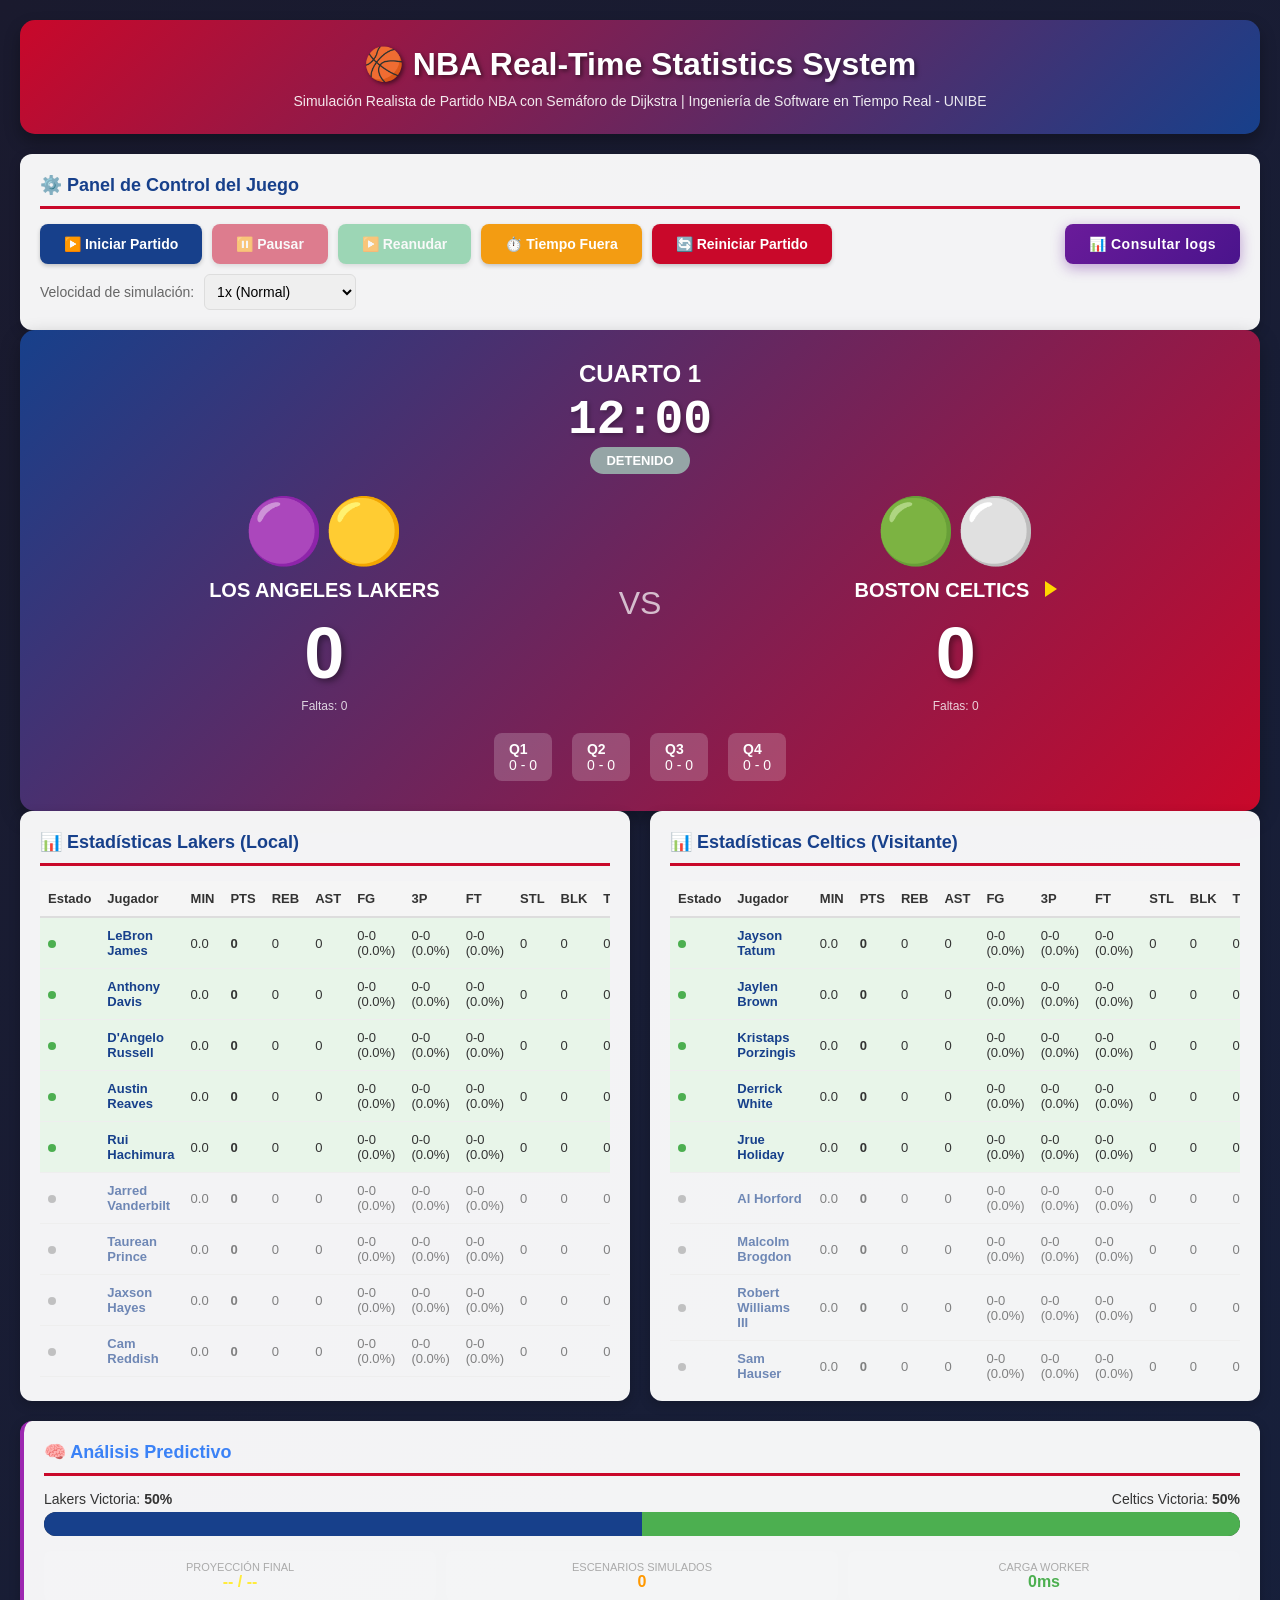
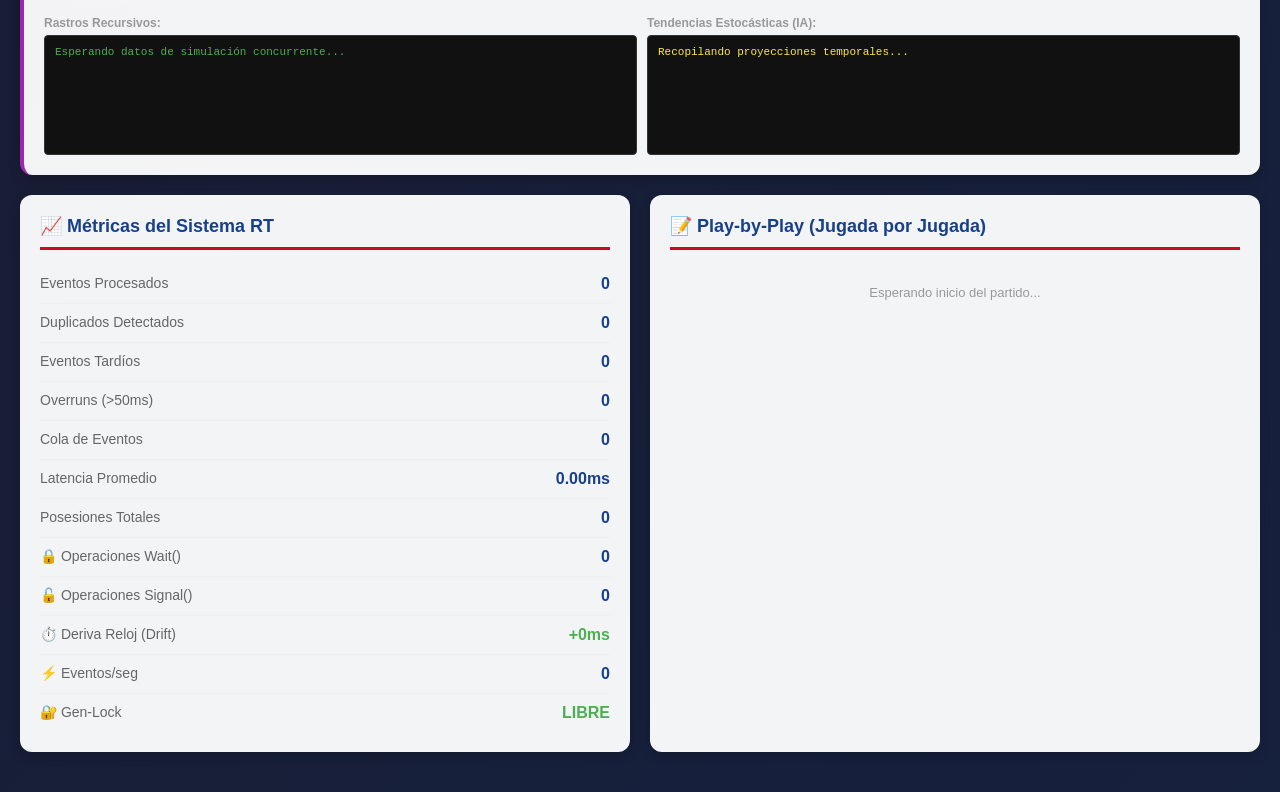
<file: index.html>
<!DOCTYPE html>
<html lang="es">

<head>
    <meta charset="UTF-8">
    <meta name="viewport" content="width=device-width, initial-scale=1.0">
    <title>Sistema RT NBA - Simulación Realista con Semáforo de Dijkstra</title>
    <style>
        * {
            margin: 0;
            padding: 0;
            box-sizing: border-box;
        }

        body {
            font-family: 'Segoe UI', Tahoma, Geneva, Verdana, sans-serif;
            background: linear-gradient(135deg, #1a1a2e 0%, #16213e 100%);
            min-height: 100vh;
            padding: 20px;
            color: #fff;
        }

        .container {
            max-width: 1600px;
            margin: 0 auto;
        }

        header {
            background: linear-gradient(135deg, #c9082a 0%, #17408b 100%);
            padding: 25px;
            border-radius: 15px;
            box-shadow: 0 8px 16px rgba(0, 0, 0, 0.3);
            margin-bottom: 20px;
            text-align: center;
        }

        h1 {
            font-size: 32px;
            margin-bottom: 10px;
            text-shadow: 2px 2px 4px rgba(0, 0, 0, 0.5);
        }

        .subtitle {
            font-size: 14px;
            opacity: 0.9;
        }

        .grid {
            display: grid;
            grid-template-columns: repeat(auto-fit, minmax(350px, 1fr));
            gap: 20px;
            margin-bottom: 20px;
        }

        .card {
            background: rgba(255, 255, 255, 0.95);
            padding: 20px;
            border-radius: 12px;
            box-shadow: 0 4px 12px rgba(0, 0, 0, 0.2);
            color: #333;
        }

        .card h2 {
            font-size: 18px;
            margin-bottom: 15px;
            border-bottom: 3px solid #c9082a;
            padding-bottom: 10px;
            color: #17408b;
        }

        .scoreboard {
            background: linear-gradient(135deg, #17408b 0%, #c9082a 100%);
            border-radius: 15px;
            padding: 30px;
            color: white;
            box-shadow: 0 8px 20px rgba(0, 0, 0, 0.3);
        }

        .game-header {
            text-align: center;
            margin-bottom: 20px;
        }

        .quarter-info {
            font-size: 24px;
            font-weight: bold;
            margin-bottom: 5px;
        }

        .game-clock {
            font-size: 48px;
            font-weight: bold;
            font-family: 'Courier New', monospace;
            text-shadow: 2px 2px 4px rgba(0, 0, 0, 0.3);
        }

        .teams-display {
            display: flex;
            justify-content: space-around;
            align-items: center;
            margin: 20px 0;
        }

        .team-box {
            text-align: center;
            flex: 1;
        }

        .team-logo {
            font-size: 64px;
            margin-bottom: 10px;
        }

        .team-name {
            font-size: 20px;
            font-weight: bold;
            margin-bottom: 10px;
        }

        .team-score {
            font-size: 72px;
            font-weight: bold;
            text-shadow: 3px 3px 6px rgba(0, 0, 0, 0.4);
        }

        .vs-divider {
            font-size: 32px;
            opacity: 0.7;
            padding: 0 20px;
        }

        .quarter-scores {
            display: flex;
            justify-content: center;
            gap: 20px;
            margin-top: 20px;
            font-size: 14px;
        }

        .quarter-score {
            background: rgba(255, 255, 255, 0.2);
            padding: 8px 15px;
            border-radius: 8px;
        }

        .stats-table {
            width: 100%;
            border-collapse: collapse;
            font-size: 13px;
        }

        .stats-table th {
            background: #f5f5f5;
            padding: 10px 8px;
            text-align: left;
            font-weight: 600;
            color: #333;
            border-bottom: 2px solid #ddd;
            position: sticky;
            top: 0;
        }

        .stats-table td {
            padding: 10px 8px;
            border-bottom: 1px solid #eee;
        }

        .stats-table tr:hover {
            background: #f9f9f9;
        }

        .player-name {
            font-weight: 600;
            color: #17408b;
        }

        .player-on-court {
            background: #e8f5e9 !important;
        }

        .player-on-bench {
            opacity: 0.6;
        }

        .status-indicator {
            display: inline-block;
            width: 8px;
            height: 8px;
            border-radius: 50%;
            margin-right: 5px;
        }

        .status-playing {
            background: #4caf50;
        }

        .status-bench {
            background: #9e9e9e;
        }

        .controls {
            display: flex;
            gap: 10px;
            flex-wrap: wrap;
        }

        button {
            padding: 12px 24px;
            border: none;
            border-radius: 8px;
            font-size: 14px;
            font-weight: 600;
            cursor: pointer;
            transition: all 0.3s;
            box-shadow: 0 2px 4px rgba(0, 0, 0, 0.2);
        }

        .btn-primary {
            background: #17408b;
            color: white;
        }

        .btn-primary:hover {
            background: #0d2a5c;
            transform: translateY(-2px);
            box-shadow: 0 4px 8px rgba(23, 64, 139, 0.4);
        }

        .btn-danger {
            background: #c9082a;
            color: white;
        }

        .btn-danger:hover {
            background: #a00622;
        }

        .btn-success {
            background: #48bb78;
            color: white;
        }

        .btn-warning {
            background: #f39c12;
            color: white;
        }

        button:disabled {
            opacity: 0.5;
            cursor: not-allowed;
        }

        .metric {
            display: flex;
            justify-content: space-between;
            padding: 10px 0;
            border-bottom: 1px solid #eee;
        }

        .metric:last-child {
            border-bottom: none;
        }

        .metric-label {
            color: #666;
            font-size: 14px;
        }

        .metric-value {
            font-weight: 600;
            color: #17408b;
            font-size: 16px;
        }

        .status {
            display: inline-block;
            padding: 6px 16px;
            border-radius: 20px;
            font-size: 13px;
            font-weight: 600;
        }

        .status-live {
            background: #c9082a;
            color: white;
            animation: pulse 2s infinite;
        }

        @keyframes pulse {

            0%,
            100% {
                opacity: 1;
            }

            50% {
                opacity: 0.7;
            }
        }

        .status-halftime {
            background: #f39c12;
            color: white;
        }

        .status-final {
            background: #2c3e50;
            color: white;
        }

        .status-stopped {
            background: #95a5a6;
            color: white;
        }

        .event-log {
            max-height: 400px;
            overflow-y: auto;
            font-size: 13px;
        }

        .event-item {
            padding: 10px;
            margin-bottom: 6px;
            background: #f9f9f9;
            border-left: 4px solid #17408b;
            border-radius: 4px;
            display: flex;
            justify-content: space-between;
            align-items: center;
        }

        .event-shot-made {
            border-left-color: #4caf50;
        }

        .event-shot-missed {
            border-left-color: #f44336;
        }

        .event-substitution {
            border-left-color: #ff9800;
            background: #fff3e0;
        }

        .event-timeout {
            border-left-color: #9c27b0;
            background: #f3e5f5;
        }

        .event-time {
            color: #999;
            font-size: 12px;
            font-weight: 600;
        }

        .alert {
            padding: 12px;
            border-radius: 8px;
            margin-bottom: 10px;
            font-size: 13px;
        }

        .alert-warning {
            background: #fff3cd;
            color: #856404;
            border-left: 4px solid #ffc107;
        }

        .alert-danger {
            background: #f8d7da;
            color: #721c24;
            border-left: 4px solid #dc3545;
        }

        .alert-info {
            background: #d1ecf1;
            color: #0c5460;
            border-left: 4px solid #17a2b8;
        }

        .alert-success {
            background: #d4edda;
            color: #155724;
            border-left: 4px solid #28a745;
        }

        .possession-indicator {
            display: inline-block;
            width: 0;
            height: 0;
            border-top: 8px solid transparent;
            border-bottom: 8px solid transparent;
            border-left: 12px solid #ffd700;
            margin-left: 10px;
            animation: blink 1s infinite;
        }

        @keyframes blink {

            0%,
            50%,
            100% {
                opacity: 1;
            }

            25%,
            75% {
                opacity: 0.3;
            }
        }

        .team-fouls {
            font-size: 12px;
            margin-top: 5px;
            opacity: 0.8;
        }

        .speed-control {
            display: flex;
            align-items: center;
            gap: 10px;
            margin-top: 10px;
        }

        .speed-control label {
            font-size: 14px;
            color: #666;
        }

        .speed-control select {
            padding: 8px;
            border-radius: 6px;
            border: 1px solid #ddd;
            font-size: 14px;
        }

        .traffic-lights-panel {
            display: flex;
            justify-content: space-around;
            flex-wrap: wrap;
            gap: 15px;
        }

        .traffic-light-widget {
            display: flex;
            flex-direction: column;
            align-items: center;
            background: rgba(0, 0, 0, 0.04);
            padding: 15px;
            border-radius: 12px;
            width: 160px;
            border: 1px solid #eaeaea;
        }

        .traffic-light-widget h3 {
            font-size: 14px;
            margin-bottom: 12px;
            text-align: center;
            color: #17408b;
            height: 38px;
            display: flex;
            align-items: center;
            justify-content: center;
        }

        .traffic-light {
            background: #222;
            padding: 15px;
            border-radius: 30px;
            display: inline-flex;
            flex-direction: column;
            gap: 12px;
            box-shadow: 0 4px 10px rgba(0, 0, 0, 0.5) inset;
            border: 3px solid #333;
        }

        .light {
            width: 32px;
            height: 32px;
            border-radius: 50%;
            background: #444;
            transition: all 0.1s ease;
            box-shadow: 0 2px 5px rgba(0, 0, 0, 0.6) inset;
        }

        .light.red.active {
            background: #ff3b3b;
            box-shadow: 0 0 20px #ff3b3b, 0 0 8px #ff3b3b inset;
        }

        .light.yellow.active {
            background: #ffc107;
            box-shadow: 0 0 20px #ffc107, 0 0 8px #ffc107 inset;
        }

        .light.green.active {
            background: #4caf50;
            box-shadow: 0 0 20px #4caf50, 0 0 8px #4caf50 inset;
        }

        /* ── DB Monitor Panel ─────────────────────────────── */
        .db-shard {
            background: #f8f9fa;
            border: 1px solid #e0e0e0;
            border-radius: 10px;
            padding: 12px 10px;
            text-align: center;
            transition: box-shadow 0.3s;
        }
        .db-shard:hover { box-shadow: 0 4px 12px rgba(156,39,176,0.2); }
        .shard-label {
            font-size: 10px;
            font-weight: 700;
            letter-spacing: 1px;
            color: #9c27b0;
            margin-bottom: 4px;
        }
        .shard-name  { font-size: 13px; font-weight: 600; color: #333; }
        .shard-tables{ font-size: 10px; color: #888; margin: 4px 0; }
        .shard-rows  { font-size: 18px; font-weight: 700; color: #17408b; margin: 4px 0; }
        .shard-badge {
            display: inline-block;
            padding: 2px 8px;
            border-radius: 10px;
            font-size: 10px;
            font-weight: 600;
            margin-top: 4px;
        }
        .shard-ok   { background: #e8f5e9; color: #2e7d32; }
        .shard-hot  { background: #ffebee; color: #c62828; animation: pulse 1s infinite; }
        .shard-sync { background: #e3f2fd; color: #1565c0; }

        .db-node {
            border-radius: 10px;
            padding: 12px;
            border: 1px solid #ddd;
        }
        .node-primary  { background: linear-gradient(135deg,#fff8e1,#fff3cd); border-color: #f9a825; }
        .node-sync     { background: linear-gradient(135deg,#e8f5e9,#c8e6c9); border-color: #43a047; }
        .node-async    { background: linear-gradient(135deg,#e3f2fd,#bbdefb); border-color: #1e88e5; }
        .node-analytics{ background: linear-gradient(135deg,#f3e5f5,#e1bee7); border-color: #8e24aa; }
        .node-header {
            font-size: 11px;
            font-weight: 700;
            margin-bottom: 6px;
            color: #333;
        }
        .node-shards { font-size: 10px; color: #666; margin-bottom: 6px; }
        .node-metric { font-size: 12px; color: #444; margin-bottom: 2px; }
        .node-status {
            font-size: 11px;
            font-weight: 700;
            margin-top: 6px;
        }

        /* ── Sync Mechanisms Panel ────────────────────────────── */
        .sync-metric { font-size: 12px; color: #444; margin-bottom: 3px; }

        /* 2PC state machine chips */
        .tx-state {
            display: inline-block;
            padding: 3px 8px;
            border-radius: 10px;
            font-size: 10px;
            font-weight: 700;
            background: #eee;
            color: #888;
            border: 1px solid #ddd;
        }
        .tx-state.tx-active {
            background: #fff3e0;
            color: #e65100;
            border-color: #ffcc80;
            box-shadow: 0 0 6px rgba(255,152,0,.4);
            animation: pulse 1s infinite;
        }
        .tx-state.tx-abort  { background: #ffebee; color: #b71c1c; border-color: #ef9a9a; }

        /* Distributed locks */
        .lock-row   { display:flex; align-items:center; gap:6px; margin-bottom:3px; }
        .lock-name  { font-size:11px; color:#3949ab; min-width:68px; font-weight:600; }
        .lock-badge { font-size:13px; }
        .lock-held  { color: #f44336; }
        .lock-free  { color: #4caf50; }
        .lock-acq   { font-size:10px; color:#999; }

        /* Circuit breaker */
        .cb-row    { display:flex; align-items:center; gap:6px; margin-bottom:5px; }
        .cb-label  { font-size:11px; color:#555; flex:1; }
        .cb-badge  { padding:2px 7px; border-radius:8px; font-size:10px; font-weight:700; }
        .cb-closed { background:#e8f5e9; color:#2e7d32; }
        .cb-open   { background:#ffebee; color:#b71c1c; animation: pulse 1s infinite; }
        .cb-half-open { background:#fff8e1; color:#f57f17; }
        .cb-fail   { font-size:10px; color:#999; min-width:48px; text-align:right; }

        /* Vector clocks */
        .vc-row { padding: 2px 0; color:#6a1b9a; letter-spacing:0.5px; }

        /* Quorum ACK nodes */
        .qrm-node {
            width: 28px; height: 28px;
            border-radius: 6px;
            border: 2px solid #ccc;
            display: flex; align-items: center; justify-content: center;
            font-size: 16px;
            font-weight: 700;
            color: #ccc;
            background: #fff;
            transition: all 0.3s;
        }
    </style>
</head>

<body>
    <div class="container">
        <header>
            <h1>🏀 NBA Real-Time Statistics System</h1>
            <p class="subtitle">Simulación Realista de Partido NBA con Semáforo de Dijkstra | Ingeniería de Software en
                Tiempo Real - UNIBE</p>
        </header>

        <div class="card">
            <h2>⚙️ Panel de Control del Juego</h2>
            <div class="controls">
                <button class="btn-primary" id="btnStart" onclick="startGame()">▶️ Iniciar Partido</button>
                <button class="btn-danger" id="btnPause" onclick="pauseGame()" disabled>⏸️ Pausar</button>
                <button class="btn-success" id="btnResume" onclick="resumeGame()" disabled>▶️ Reanudar</button>
                <button class="btn-warning" onclick="callTimeout()">⏱️ Tiempo Fuera</button>
                <button class="btn-danger" onclick="resetGame()">🔄 Reiniciar Partido</button>
                <button class="btn-logs" id="btnLogs" onclick="window.open('logs.html','_blank')" style="margin-left:auto; background:linear-gradient(135deg,#6a1b9a,#4a148c); color:#fff; border:none; display:flex; align-items:center; gap:6px; font-weight:700; letter-spacing:0.5px; box-shadow:0 4px 14px rgba(106,27,154,.4); transition:all .3s;">📊 Consultar logs</button>
            </div>
            <div class="speed-control">
                <label>Velocidad de simulación:</label>
                <select id="speedControl" onchange="changeSpeed()">
                    <option value="0.5">0.5x (Lento)</option>
                    <option value="1" selected>1x (Normal)</option>
                    <option value="2">2x (Rápido)</option>
                    <option value="5">5x (Muy Rápido)</option>
                    <option value="10">10x (Ultra Rápido)</option>
                </select>
            </div>

        </div>

        <div class="card scoreboard">
            <div class="game-header">
                <div class="quarter-info" id="quarterInfo">CUARTO 1</div>
                <div class="game-clock" id="gameClock">12:00</div>
                <div id="gameStatus"></div>
            </div>

            <div class="teams-display">
                <div class="team-box">
                    <div class="team-logo">🟣🟡</div>
                    <div class="team-name">
                        LOS ANGELES LAKERS
                        <span id="homePossession"></span>
                    </div>
                    <div class="team-score" id="homeScore">0</div>
                    <div class="team-fouls">Faltas: <span id="homeFouls">0</span></div>
                </div>

                <div class="vs-divider">VS</div>

                <div class="team-box">
                    <div class="team-logo">🟢⚪</div>
                    <div class="team-name">
                        BOSTON CELTICS
                        <span id="awayPossession"></span>
                    </div>
                    <div class="team-score" id="awayScore">0</div>
                    <div class="team-fouls">Faltas: <span id="awayFouls">0</span></div>
                </div>
            </div>

            <div class="quarter-scores" id="quarterScores"></div>
        </div>

        <div class="grid">
            <div class="card">
                <h2>📊 Estadísticas Lakers (Local)</h2>
                <div style="max-height: 500px; overflow-y: auto;">
                    <table class="stats-table">
                        <thead>
                            <tr>
                                <th>Estado</th>
                                <th>Jugador</th>
                                <th>MIN</th>
                                <th>PTS</th>
                                <th>REB</th>
                                <th>AST</th>
                                <th>FG</th>
                                <th>3P</th>
                                <th>FT</th>
                                <th>STL</th>
                                <th>BLK</th>
                                <th>TOV</th>
                                <th>PF</th>
                            </tr>
                        </thead>
                        <tbody id="homeStats"></tbody>
                    </table>
                </div>
            </div>

            <div class="card">
                <h2>📊 Estadísticas Celtics (Visitante)</h2>
                <div style="max-height: 500px; overflow-y: auto;">
                    <table class="stats-table">
                        <thead>
                            <tr>
                                <th>Estado</th>
                                <th>Jugador</th>
                                <th>MIN</th>
                                <th>PTS</th>
                                <th>REB</th>
                                <th>AST</th>
                                <th>FG</th>
                                <th>3P</th>
                                <th>FT</th>
                                <th>STL</th>
                                <th>BLK</th>
                                <th>TOV</th>
                                <th>PF</th>
                            </tr>
                        </thead>
                        <tbody id="awayStats"></tbody>
                    </table>
                </div>
            </div>
        </div>

        <div class="card" style="margin-bottom: 20px; border-left: 4px solid #9c27b0;">
            <h2 style="color: #3b82f6;">🧠 Análisis Predictivo</h2>
            <div style="display: flex; flex-direction: column; gap: 15px;">
                <div>
                    <div style="display: flex; justify-content: space-between; margin-bottom: 5px; font-size: 14px;">
                        <span>Lakers Victoria: <strong id="prob-home">50%</strong></span>
                        <span>Celtics Victoria: <strong id="prob-away">50%</strong></span>
                    </div>
                    <div style="height: 24px; background: #333; border-radius: 12px; overflow: hidden; display: flex;">
                        <div id="bar-home" style="width: 50%; background: #17408b; transition: width 0.5s ease;"></div>
                        <div id="bar-away" style="width: 50%; background: #4caf50; transition: width 0.5s ease;"></div>
                    </div>
                </div>
                <div style="display: grid; grid-template-columns: repeat(3, 1fr); gap: 10px;">
                    <div style="background: rgba(255,255,255,0.05); padding: 10px; border-radius: 6px; text-align: center;">
                        <div style="font-size: 11px; color: #aaa;">PROYECCIÓN FINAL</div>
                        <div id="proj-score" style="font-size: 16px; font-weight: bold; color: #ffeb3b;">-- / --</div>
                    </div>
                    <div style="background: rgba(255,255,255,0.05); padding: 10px; border-radius: 6px; text-align: center;">
                        <div style="font-size: 11px; color: #aaa;">ESCENARIOS SIMULADOS</div>
                        <div id="scenarios-count" style="font-size: 16px; font-weight: bold; color: #ff9800;">0</div>
                    </div>
                    <div style="background: rgba(255,255,255,0.05); padding: 10px; border-radius: 6px; text-align: center;">
                        <div style="font-size: 11px; color: #aaa;">CARGA WORKER</div>
                        <div id="worker-load" style="font-size: 16px; font-weight: bold; color: #4caf50;">0ms</div>
                    </div>
                </div>
                <div style="display: flex; gap: 10px;">
                    <div style="flex:1;">
                        <h4 style="font-size:12px; color:#999; margin-bottom:5px;">Rastros Recursivos:</h4>
                        <div id="recursionLogs" style="background:#111; border-radius:4px; padding:10px; font-family:monospace; font-size:11px; color:#4caf50; height:120px; overflow-y:auto; border: 1px solid #333;">
                            Esperando datos de simulación concurrente...
                        </div>
                    </div>
                    <div style="flex:1;">
                        <h4 style="font-size:12px; color:#999; margin-bottom:5px;">Tendencias Estocásticas (IA):</h4>
                        <div id="aiPredictionHistory" style="background:#111; border-radius:4px; padding:10px; font-family:monospace; font-size:11px; color:#ffeb3b; height:120px; overflow-y:auto; border: 1px solid #333;">
                            Recopilando proyecciones temporales...
                        </div>
                    </div>
                </div>
            </div>
        </div>

        <div class="grid">
            <div class="card">
                <h2>📈 Métricas del Sistema RT</h2>
                <div class="metric">
                    <span class="metric-label">Eventos Procesados</span>
                    <span class="metric-value" id="metricProcessed">0</span>
                </div>
                <div class="metric">
                    <span class="metric-label">Duplicados Detectados</span>
                    <span class="metric-value" id="metricDuplicates">0</span>
                </div>
                <div class="metric">
                    <span class="metric-label">Eventos Tardíos</span>
                    <span class="metric-value" id="metricLate">0</span>
                </div>
                <div class="metric">
                    <span class="metric-label">Overruns (>50ms)</span>
                    <span class="metric-value" id="metricOverruns">0</span>
                </div>
                <div class="metric">
                    <span class="metric-label">Cola de Eventos</span>
                    <span class="metric-value" id="metricQueue">0</span>
                </div>
                <div class="metric">
                    <span class="metric-label">Latencia Promedio</span>
                    <span class="metric-value" id="metricLatency">0ms</span>
                </div>
                <div class="metric">
                    <span class="metric-label">Posesiones Totales</span>
                    <span class="metric-value" id="metricPossessions">0</span>
                </div>
                <div class="metric">
                    <span class="metric-label">🔒 Operaciones Wait()</span>
                    <span class="metric-value" id="metricSemWait">0</span>
                </div>
                <div class="metric">
                    <span class="metric-label">🔓 Operaciones Signal()</span>
                    <span class="metric-value" id="metricSemSignal">0</span>
                </div>
                <div class="metric">
                    <span class="metric-label">⏱️ Deriva Reloj (Drift)</span>
                    <span class="metric-value" id="metricDrift" style="color:#4caf50">0ms</span>
                </div>
                <div class="metric">
                    <span class="metric-label">⚡ Eventos/seg</span>
                    <span class="metric-value" id="metricEvtRate">0</span>
                </div>
                <div class="metric">
                    <span class="metric-label">🔐 Gen-Lock</span>
                    <span class="metric-value" id="metricGenLock" style="color:#4caf50">LIBRE</span>
                </div>
            </div>

            <div class="card">
                <h2>📝 Play-by-Play (Jugada por Jugada)</h2>
                <div id="eventLog" class="event-log">
                    <div style="text-align:center;color:#999;padding:20px;">Esperando inicio del partido...</div>
                </div>
            </div>
        </div>

        <!-- Exceptions logic runs in backend but is hidden from the user interface -->
        <div class="card" id="exceptionsCard" style="display:none !important;">
            <h2>⚠️ Excepciones del Sistema</h2>
            <div id="exceptionsList"></div>
        </div>
    </div>

    <script>
        // ====
        // SEMÁFORO CLÁSICO DE DIJKSTRA
        // ====

        /**
         * Implementación del Semáforo Clásico de Dijkstra
         * 
         * Un semáforo es un entero no negativo que sólo puede ser actualizado mediante
         * las operaciones wait() (también llamada P) y signal() (también llamada V).
         * 
         * OPERACIÓN WAIT (P):
         * - Si el valor del semáforo S > 0, decrementa su valor en uno y continúa
         * - Si el valor del semáforo S <= 0, encola la operación hasta que S > 0
         * 
         * OPERACIÓN SIGNAL (V):
         * - Incrementa el valor del semáforo S en uno
         * - Si hay operaciones encoladas, ejecuta la primera de la cola
         * 
         * PROPÓSITO EN ESTE SISTEMA:
         * Los semáforos protegen las secciones críticas del código NBA garantizando
         * exclusión mutua en el acceso a recursos compartidos como:
         * - Cola de eventos (eventQueue)
         * - Procesamiento de eventos (processEvent)
         * - Actualizaciones de estadísticas de jugadores
         * - Actualizaciones de marcador y métricas
         */
        // ====
        // SISTEMA DE LOGS DE SEMÁFOROS (global)
        // ====
        window.semaphoreLogsQueue = [];

        // Defined as window property so the DB hook below can intercept it
        window.addSemLog = function(id, op, val, qLen) {
            const g = (typeof game !== 'undefined') ? game : null;
            window.semaphoreLogsQueue.unshift({
                id, op, val, qLen,
                time: (g && g.clockMs > 0) ? g.clockMs : 0,
                quarter: (g && g.quarter) ? g.quarter : 1
            });
            if (window.semaphoreLogsQueue.length > 50) window.semaphoreLogsQueue.pop();
        };
        // Local alias for internal use
        function addSemLog(id, op, val, qLen) { window.addSemLog(id, op, val, qLen); }

        // ====
        // SEMÁFORO CLÁSICO DE DIJKSTRA (versión corregida)
        // Corrección clave: wait() NO ejecuta callback síncronamente cuando
        // el semáforo está disponible — lo encola en microtask para mantener
        // coherencia con el comportamiento asíncrono del signal().
        // ====
        class Semaphore {
            constructor(initialValue = 1, id = 'Desconocido') {
                if (initialValue < 0) throw new Error('Valor inicial del semáforo no puede ser negativo');
                this.counter = initialValue;
                this.queue = [];       // Cola FIFO de callbacks pendientes
                this.waitCount = 0;
                this.signalCount = 0;
                this.id = id;
            }

            /**
             * WAIT (P): Intenta adquirir el semáforo.
             * - Si counter > 0: decrementa y encola callback como microtask (queueMicrotask)
             * - Si counter = 0: encola callback para ejecución diferida en signal()
             */
            wait(callback) {
                this.waitCount++;
                let logOp;
                if (this.counter > 0) {
                    this.counter--;
                    logOp = 'Wait() - Adquirido directo';
                    // Usar queueMicrotask para no bloquear el hilo principal
                    // y mantener orden FIFO consistente con los encolados
                    queueMicrotask(() => callback());
                } else {
                    this.queue.push(callback);
                    logOp = 'Wait() - Proceso encolado';
                }
                addSemLog(this.id, logOp, this.counter, this.queue.length);
            }

            /**
             * SIGNAL (V): Libera el semáforo.
             * - Si hay procesos en cola: entrega el turno al primero (sin incrementar counter)
             * - Si no: incrementa counter
             */
            signal() {
                this.signalCount++;
                let logOp;
                if (this.queue.length > 0) {
                    const next = this.queue.shift();
                    logOp = 'Signal() - Libera a Sgte en cola';
                    // El counter permanece en 0 porque el recurso pasa directamente
                    queueMicrotask(() => next());
                } else {
                    this.counter++;
                    logOp = 'Signal() - Sube valor libre';
                }
                addSemLog(this.id, logOp, this.counter, this.queue.length);
            }

            getValue()      { return this.counter; }
            getQueueLength(){ return this.queue.length; }
            getStats() {
                return {
                    counter: this.counter,
                    queueLength: this.queue.length,
                    totalWaits: this.waitCount,
                    totalSignals: this.signalCount
                };
            }
        }

        // ====
        // COLA DE EVENTOS CON PRIORIDAD
        // Prioridad: TIMEOUT(0) > SUBSTITUTION(1) > FOUL(2) > SHOT/TURNOVER/etc(3) > REBOUND(4)
        // ====
        const EVENT_PRIORITY = {
            'TIMEOUT': 0, 'SUBSTITUTION': 1, 'FOUL': 2,
            'SHOT': 3, 'TURNOVER': 3, 'STEAL': 3, 'BLOCK': 3, 'ASSIST': 3,
            'REBOUND': 4
        };

        class PriorityEventQueue {
            constructor() { this._heap = []; }

            push(event) {
                const pri = EVENT_PRIORITY[event.type] ?? 3;
                this._heap.push({ pri, event });
                // Insertion sort sencillo (cola pequeña, <20 elementos típicos)
                for (let i = this._heap.length - 1; i > 0; i--) {
                    if (this._heap[i].pri < this._heap[i-1].pri) {
                        [this._heap[i], this._heap[i-1]] = [this._heap[i-1], this._heap[i]];
                    } else break;
                }
            }

            shift() {
                if (this._heap.length === 0) return undefined;
                return this._heap.shift().event;
            }

            get length() { return this._heap.length; }
        }

        // ====
        // CONFIGURACIÓN DE JUGADORES NBA REALISTA
        // ====

        const ROSTER = {
            home: [
                // Quinteto titular
                { name: 'LeBron James', pos: 'SF', rating: 95, starter: true },
                { name: 'Anthony Davis', pos: 'PF', rating: 94, starter: true },
                { name: 'D\'Angelo Russell', pos: 'PG', rating: 82, starter: true },
                { name: 'Austin Reaves', pos: 'SG', rating: 78, starter: true },
                { name: 'Rui Hachimura', pos: 'PF', rating: 76, starter: true },
                // Banca
                { name: 'Jarred Vanderbilt', pos: 'PF', rating: 74, starter: false },
                { name: 'Taurean Prince', pos: 'SF', rating: 72, starter: false },
                { name: 'Jaxson Hayes', pos: 'C', rating: 70, starter: false },
                { name: 'Cam Reddish', pos: 'SF', rating: 69, starter: false },
                { name: 'Max Christie', pos: 'SG', rating: 68, starter: false },
                { name: 'Jalen Hood-Schifino', pos: 'PG', rating: 67, starter: false },
                { name: 'Christian Wood', pos: 'C', rating: 75, starter: false }
            ],
            away: [
                // Quinteto titular
                { name: 'Jayson Tatum', pos: 'SF', rating: 95, starter: true },
                { name: 'Jaylen Brown', pos: 'SG', rating: 90, starter: true },
                { name: 'Kristaps Porzingis', pos: 'C', rating: 87, starter: true },
                { name: 'Derrick White', pos: 'PG', rating: 83, starter: true },
                { name: 'Jrue Holiday', pos: 'SG', rating: 85, starter: true },
                // Banca
                { name: 'Al Horford', pos: 'C', rating: 79, starter: false },
                { name: 'Malcolm Brogdon', pos: 'PG', rating: 78, starter: false },
                { name: 'Robert Williams III', pos: 'C', rating: 77, starter: false },
                { name: 'Sam Hauser', pos: 'SF', rating: 72, starter: false },
                { name: 'Payton Pritchard', pos: 'PG', rating: 71, starter: false },
                { name: 'Oshae Brissett', pos: 'PF', rating: 69, starter: false },
                { name: 'Svi Mykhailiuk', pos: 'SG', rating: 68, starter: false }
            ]
        };

        // ====
        // SISTEMA DE JUEGO NBA REALISTA CON SEMÁFOROS
        // ====

        class NBAGame {
            constructor() {
                this.quarter = 1;
                this.clockMs = 12 * 60 * 1000; // 12 minutos por cuarto
                this.gameState = 'stopped'; // stopped, playing, halftime, final
                this.possession = Math.random() > 0.5 ? 'home' : 'away';
                this.shotClock = 24;

                this.score = { home: 0, away: 0 };
                this.quarterScores = [
                    { home: 0, away: 0 },
                    { home: 0, away: 0 },
                    { home: 0, away: 0 },
                    { home: 0, away: 0 }
                ];
                this.teamFouls = { home: 0, away: 0 };

                this.players = this.initializePlayers();
                this.onCourt = { home: [], away: [] };
                this.setStartingLineup();

                // Cola de eventos con PRIORIDAD (TIMEOUT > SUB > FOUL > SHOT > REBOUND)
                this.eventQueue = new PriorityEventQueue();
                this.eventLog = [];
                // Deduplicación O(1) via Set en lugar de Array.find() O(n)
                this._processedIds = new Set();
                this.exceptions = [];
                this.eventCounter = 0;
                this.possessionCounter = 0;

                this.metrics = {
                    processed: 0,
                    duplicates: 0,
                    late: 0,
                    overruns: 0,
                    queue_depth: 0,
                    latencies: []
                };

                this.gameInterval = null;
                this.processingInterval = null;
                this.simulationSpeed = 1;

                this.lastSubstitutionTime = { home: 0, away: 0 };
                this.timeoutsRemaining = { home: 7, away: 7 };
                this.lastAiUpdate = 0;

                // ====
                // SINCRONIZACIÓN EN TIEMPO REAL
                // ====
                // Mutex: previene generación re-entrante de eventos en el mismo tick
                // (evita que un REBOUND dentro de processShot genere otro evento
                // mientras el evento padre aún no ha terminado de procesarse)
                this._eventGenLock = false;

                // Monitor de deriva del reloj (clock drift)
                // Compara el tiempo de pared (wall clock) vs el tiempo simulado
                // para detectar si la simulación va adelantada o atrasada
                this._wallClockStart = null;   // ms de referencia real
                this._gameClockStart = null;   // clockMs de referencia
                this._syncDrift = 0;           // ms de deriva acumulada
                this._eventsGenerated = 0;     // eventos generados en total
                this._eventsGenRateTs = Date.now(); // timestamp para calcular eventos/seg
                this._eventsGenRateCount = 0;  // conteo para el período actual
                this._eventsPerSec = 0;        // tasa calculada

                // Flags sucios para throttling de UI (evitar rerender masivo)
                this._uiDirty = false;
                this._statsNeedUpdate = false;

                // Timestamp del último evento procesado (para detección de tardíos)
                this._lastEventTimeMs = -Infinity;

                // ====
                // INICIALIZACIÓN DE SEMÁFOROS DE DIJKSTRA
                // ====

                this.queueSemaphore   = new Semaphore(1, 'Cola de Eventos');
                this.processSemaphore = new Semaphore(1, 'Procesamiento');
                this.statsSemaphore   = new Semaphore(1, 'Estadísticas Jug.');
                this.scoreSemaphore   = new Semaphore(1, 'Marcador Central');
            }

            initializePlayers() {
                const players = { home: {}, away: {} };

                ['home', 'away'].forEach(team => {
                    ROSTER[team].forEach(p => {
                        players[team][p.name] = {
                            ...p,
                            onCourt: p.starter,
                            stats: {
                                minutes: 0,
                                pts: 0,
                                reb: 0,
                                ast: 0,
                                stl: 0,
                                blk: 0,
                                tov: 0,
                                pf: 0,
                                fgm: 0, fga: 0,
                                tpm: 0, tpa: 0,
                                ftm: 0, fta: 0
                            },
                            lastSubTime: 0
                        };
                    });
                });

                return players;
            }

            setStartingLineup() {
                ['home', 'away'].forEach(team => {
                    this.onCourt[team] = Object.values(this.players[team])
                        .filter(p => p.starter)
                        .slice(0, 5);
                });
            }

            start() {
                this.gameState = 'playing';
                this.startGameLoop();
                this.startProcessing();
            }

            pause() {
                this.gameState = 'paused';
                // Limpiar interval existente SIEMPRE para evitar leaks
                if (this.gameInterval) { clearInterval(this.gameInterval); this.gameInterval = null; }
            }

            resume() {
                if (this.gameState === 'paused') {
                    this.gameState = 'playing';
                    // Limpiar cualquier interval previo antes de crear uno nuevo
                    if (this.gameInterval) { clearInterval(this.gameInterval); this.gameInterval = null; }
                    this.startGameLoop();
                }
            }

            reset() {
                // Limpiar TODOS los intervalos activos para evitar leaks
                if (this.gameInterval)       { clearInterval(this.gameInterval);       this.gameInterval = null; }
                if (this.processingInterval) { clearInterval(this.processingInterval); this.processingInterval = null; }
                this.gameState = 'stopped';

                this.quarter = 1;
                this.clockMs = 12 * 60 * 1000;
                this.possession = Math.random() > 0.5 ? 'home' : 'away';
                this.shotClock = 24;
                this.score = { home: 0, away: 0 };
                this.quarterScores = [
                    { home: 0, away: 0 },
                    { home: 0, away: 0 },
                    { home: 0, away: 0 },
                    { home: 0, away: 0 }
                ];
                this.teamFouls = { home: 0, away: 0 };
                this.players = this.initializePlayers();
                this.setStartingLineup();
                this.eventQueue = new PriorityEventQueue();
                this.eventLog = [];
                this._processedIds = new Set();
                this.exceptions = [];
                this.eventCounter = 0;
                this.possessionCounter = 0;
                this._lastEventTimeMs = -Infinity;
                this._uiDirty = false;
                this._statsNeedUpdate = false;
                this.metrics = {
                    processed: 0,
                    duplicates: 0,
                    late: 0,
                    overruns: 0,
                    queue_depth: 0,
                    latencies: []
                };
                this.lastSubstitutionTime = { home: 0, away: 0 };
                this.timeoutsRemaining = { home: 7, away: 7 };
                this.lastAiUpdate = 0;

                // Reset de campos de sincronización
                this._eventGenLock = false;
                this._wallClockStart = null;
                this._gameClockStart = null;
                this._syncDrift = 0;
                this._eventsGenerated = 0;
                this._eventsGenRateTs = Date.now();
                this._eventsGenRateCount = 0;
                this._eventsPerSec = 0;

                // Reinicializar semáforos
                this.queueSemaphore   = new Semaphore(1, 'Cola de Eventos');
                this.processSemaphore = new Semaphore(1, 'Procesamiento');
                this.statsSemaphore   = new Semaphore(1, 'Estadísticas Jug.');
                this.scoreSemaphore   = new Semaphore(1, 'Marcador Central');
                window.semaphoreLogsQueue = [];
            }

            startGameLoop() {
                const TICK_MS = 100; // ms de reloj de juego por tick
                const tickMs = TICK_MS / this.simulationSpeed;

                // Registrar referencias para el monitor de deriva RT
                this._wallClockStart  = Date.now();
                this._gameClockStart  = this.clockMs;
                this._eventsGenRateTs = Date.now();
                this._eventsGenRateCount = 0;

                this.gameInterval = setInterval(() => {
                    if (this.gameState !== 'playing') return;

                    // ── RELOJ DE JUEGO ──────────────────────────────────────────
                    this.clockMs  -= TICK_MS;
                    this.shotClock -= TICK_MS / 1000;

                    // ── MONITOR DE DERIVA (Clock Drift) ─────────────────────────
                    // Drift = tiempo de pared transcurrido − tiempo simulado esperado
                    // Drift > 0 → simulación ATRASADA (wall clock adelanta al game clock)
                    // Drift < 0 → simulación ADELANTADA (improbable, indica ejecución rápida)
                    const wallElapsed  = Date.now() - this._wallClockStart;
                    const gameConsumed = this._gameClockStart - this.clockMs;
                    const expectedWall = gameConsumed / this.simulationSpeed;
                    this._syncDrift    = wallElapsed - expectedWall;

                    // Calcular tasa eventos/seg cada 1 segundo real
                    this._eventsGenRateCount++;
                    const rateElapsed = Date.now() - this._eventsGenRateTs;
                    if (rateElapsed >= 1000) {
                        this._eventsPerSec = Math.round(
                            (this._eventsGenRateCount / rateElapsed) * 1000
                        );
                        this._eventsGenRateCount = 0;
                        this._eventsGenRateTs = Date.now();
                    }

                    // ── VIOLACIÓN DE SHOT CLOCK ──────────────────────────────────
                    if (this.shotClock <= 0) {
                        this.shotClock = 24;
                        const player = this.getRandomPlayerOnCourt(this.possession);
                        this.createEvent('TURNOVER', this.possession, player);
                    }

                    // ── MINUTOS DE JUGADORES (protegidos por semáforo) ──────────
                    this.statsSemaphore.wait(() => {
                        this.onCourt.home.forEach(p => {
                            this.players.home[p.name].stats.minutes += TICK_MS / 60000;
                        });
                        this.onCourt.away.forEach(p => {
                            this.players.away[p.name].stats.minutes += TICK_MS / 60000;
                        });
                        this.statsSemaphore.signal();
                    });

                    // ── GENERACIÓN DE EVENTOS (probabilidad adaptativa) ─────────
                    // Simula el flujo de posesión NBA:
                    // Reloj alto → construyendo jugada (prob baja)
                    // Reloj bajo → urgencia de tiro (prob alta)
                    let eventProb = 0;
                    if      (this.shotClock > 20) eventProb = 0.001;
                    else if (this.shotClock > 12) eventProb = 0.004;
                    else if (this.shotClock >  5) eventProb = 0.015;
                    else                          eventProb = 0.040;

                    if (Math.random() < eventProb) {
                        this.generateGameEvent();
                    }

                    // ── SUSTITUCIONES AUTOMÁTICAS (~cada 3 min de juego) ────────
                    if (this.clockMs % 180000 < TICK_MS) {
                        this.considerSubstitutions('home');
                        this.considerSubstitutions('away');
                    }

                    // ── PREDICCIÓN IA CONCURRENTE (Worker) ──────────────────────
                    // Se envía un snapshot inmutable del estado para evitar que
                    // los cambios en el game loop contaminen la predicción en vuelo
                    if (!this.lastAiUpdate || (this.lastAiUpdate - this.clockMs) >= 3000) {
                        this.lastAiUpdate = this.clockMs;
                        // Snapshot congelado del estado en este tick
                        const stateSnapshot = {
                            homeScore : this.score.home,
                            awayScore : this.score.away,
                            timeLeft  : (4 - this.quarter) * 12 * 60 * 1000 + this.clockMs,
                            possession: this.possession,
                            quarter   : this.quarter,
                            snapshotAt: this.clockMs   // marca de tiempo del snapshot
                        };
                        aiWorker.postMessage({ action: 'PREDICT_OUTCOME', data: stateSnapshot });
                    }

                    // ── FIN DE CUARTO ────────────────────────────────────────────
                    if (this.clockMs <= 0) {
                        // Forzar liberación del eventGenLock antes de cambiar de cuarto
                        this._eventGenLock = false;
                        this.endQuarter();
                    }

                }, tickMs);
            }

            startProcessing() {
                if (this.processingInterval) { clearInterval(this.processingInterval); this.processingInterval = null; }
                // Procesamos eventos con throttle adaptativo:
                // Si la cola crece, reducimos el delay para ponernos al día
                const processTick = () => {
                    const qLen = this.eventQueue.length;
                    // Procesar máximo 5 eventos por tick para no monopolizar el hilo
                    const maxPerTick = Math.min(5, qLen || 1);

                    // SECCIÓN CRÍTICA: acceso a la cola protegido por semáforo
                    this.queueSemaphore.wait(() => {
                        let processed = 0;
                        while (processed < maxPerTick && this.eventQueue.length > 0) {
                            const event = this.eventQueue.shift();
                            processed++;
                            // Liberar semáforo de cola ANTES de procesar (permite que
                            // nuevos eventos puedan encolarse mientras procesamos este)
                            if (this.eventQueue.length === 0 || processed >= maxPerTick) {
                                this.queueSemaphore.signal();
                            }
                            this.processEvent(event);
                            if (processed < maxPerTick && this.eventQueue.length > 0 && processed === 1) {
                                // Re-released after first, continue without sem for remaining in batch
                            }
                        }
                        if (processed === 0) {
                            this.queueSemaphore.signal(); // liberar aunque no haya nada
                        }
                    });

                    // Métrica de profundidad de cola
                    this.metrics.queue_depth = this.eventQueue.length;
                };

                this.processingInterval = setInterval(processTick, 20);
            }

            generateGameEvent() {
                // ── MUTEX DE GENERACIÓN ─────────────────────────────────────────
                // Previene re-entrada: si un evento (ej. REBOUND dentro de processShot)
                // intenta generar otro evento mientras el actual se está construyendo,
                // lo descartamos para mantener el orden causal del juego.
                if (this._eventGenLock) {
                    this.metrics.duplicates++; // contar como evento descartado
                    return;
                }
                this._eventGenLock = true;

                try {
                    // NBA real stats per game (per team, ~100 possessions):
                    // FGA: ~88, Turnovers: ~14, Fouls: ~20, Steals: ~7, Blocks: ~5
                    // Each possession ends with: shot (~85%), turnover (~13%), foul (~2%)
                    const rand = Math.random();
                    const offense = this.possession; // capturar posesión ANTES del lock release

                    let eventType;
                    if      (rand < 0.82) eventType = 'SHOT';
                    else if (rand < 0.95) eventType = 'TURNOVER';
                    else                  eventType = 'FOUL';

                    const player = this.getRandomPlayerOnCourt(offense);
                    this.createEvent(eventType, offense, player);
                    this._eventsGenerated++;
                } finally {
                    // Liberar lock SIEMPRE, incluso si createEvent lanza excepción
                    this._eventGenLock = false;
                }
            }

            createEvent(type, team, player) {
                this.eventCounter++;
                const event = {
                    event_id: `EVT_${this.eventCounter}`,
                    game_id: 'NBA_LAL_BOS_2026',
                    quarter: this.quarter,
                    clock_ms: this.clockMs,
                    event_time_ms: (this.quarter - 1) * 12 * 60 * 1000 + (12 * 60 * 1000 - this.clockMs),
                    type: type,
                    team: team,
                    player: player,
                    received_at_ms: Date.now()
                };

                // Procesar lógica específica del evento
                switch (type) {
                    case 'SHOT':
                        this.processShot(event);
                        break;
                    case 'TURNOVER':
                        this.processTurnover(event);
                        break;
                    case 'REBOUND':
                        this.processRebound(event);
                        break;
                    case 'ASSIST':
                        event.assisted_player = this.getRandomPlayerOnCourt(team);
                        break;
                    case 'STEAL':
                        event.stolen_from = this.getRandomPlayerOnCourt(team === 'home' ? 'away' : 'home');
                        this.processSteal(event);
                        break;
                    case 'BLOCK':
                        event.blocked_player = this.getRandomPlayerOnCourt(team === 'home' ? 'away' : 'home');
                        break;
                    case 'FOUL':
                        this.processFoul(event);
                        break;
                }

                // USAR SEMÁFORO PARA PROTEGER ACCESO A eventQueue (push)
                this.queueSemaphore.wait(() => {
                    // SECCIÓN CRÍTICA: Añadir evento a la cola
                    this.eventQueue.push(event);

                    // Liberar semáforo
                    this.queueSemaphore.signal();
                });
            }

            processShot(event) {
                // PROTEGER ACCESO A ESTADÍSTICAS DEL JUGADOR
                this.statsSemaphore.wait(() => {
                    // SECCIÓN CRÍTICA: Actualización de estadísticas de tiro
                    const player = this.players[event.team][event.player];
                    const shotType = Math.random();

                    if (shotType < 0.35) {
                        event.shot_type = '3PT';
                        event.made = Math.random() < (0.30 + player.rating / 300);
                        player.stats.tpa++;
                        if (event.made) {
                            player.stats.tpm++;
                            player.stats.fga++;
                            player.stats.fgm++;
                            event.points = 3;
                        } else {
                            player.stats.fga++;
                        }
                    } else if (shotType < 0.85) {
                        event.shot_type = '2PT';
                        event.made = Math.random() < (0.45 + player.rating / 250);
                        player.stats.fga++;
                        if (event.made) {
                            player.stats.fgm++;
                            event.points = 2;
                        }
                    } else {
                        event.shot_type = 'FT';
                        event.made = Math.random() < (0.75 + player.rating / 400);
                        player.stats.fta++;
                        if (event.made) {
                            player.stats.ftm++;
                            event.points = 1;
                        }
                    }

                    if (event.made) {
                        player.stats.pts += event.points;

                        // Liberar semáforo de stats antes de actualizar score
                        this.statsSemaphore.signal();

                        // PROTEGER ACTUALIZACIÓN DE MARCADOR
                        this.scoreSemaphore.wait(() => {
                            // SECCIÓN CRÍTICA: Actualización de score
                            this.score[event.team] += event.points;
                            this.quarterScores[this.quarter - 1][event.team] += event.points;

                            this.scoreSemaphore.signal();
                        });

                        // Cambio de posesión
                        this.possession = event.team === 'home' ? 'away' : 'home';
                        this.shotClock = 24;
                        this.possessionCounter++;
                    } else {
                        // Liberar semáforo de stats
                        this.statsSemaphore.signal();

                        // Rebote después de fallo
                        const rebTeam = Math.random() < 0.7 ? (event.team === 'home' ? 'away' : 'home') : event.team;
                        const rebounder = this.getRandomPlayerOnCourt(rebTeam);
                        this.createEvent('REBOUND', rebTeam, rebounder);
                    }
                });
            }

            processTurnover(event) {
                this.statsSemaphore.wait(() => {
                    // SECCIÓN CRÍTICA: Actualización de pérdidas
                    const player = this.players[event.team][event.player];
                    player.stats.tov++;

                    this.statsSemaphore.signal();
                });

                this.possession = event.team === 'home' ? 'away' : 'home';
                this.shotClock = 24;
                this.possessionCounter++;
            }

            processRebound(event) {
                // ── FIX CRÍTICO DE SINCRONIZACIÓN ───────────────────────────────
                // PROBLEMA ORIGINAL: event.reb_type se asignaba DENTRO del callback
                // del statsSemaphore (ejecución async vía queueMicrotask). Pero la
                // comprobación `if (event.reb_type === 'DEF')` se ejecutaba de forma
                // SÍNCRONA INMEDIATAMENTE DESPUÉS, cuando reb_type todavía era
                // `undefined`. Resultado: ALL rebounds eran tratados como ofensivos
                // (shotClock = 14 siempre), y la posesión NUNCA cambiaba en rebotes
                // defensivos → desincronización total del estado de posesión.
                //
                // CORRECCIÓN: Determinar reb_type SÍNCRONAMENTE antes de cualquier
                // callback asíncrono.
                event.reb_type = Math.random() < 0.72 ? 'DEF' : 'OFF'; // ← SÍNCRONO

                // Actualización de estadísticas (puede ser async, no afecta posesión)
                this.statsSemaphore.wait(() => {
                    const player = this.players[event.team][event.player];
                    if (player) player.stats.reb++;
                    this.statsSemaphore.signal();
                });

                // Cambio de posesión/reloj SÍNCRONO (ahora reb_type está definido)
                if (event.reb_type === 'DEF') {
                    this.possession = event.team; // rebote defensivo → posesión al equipo
                    this.shotClock  = 24;          // reloj completo
                } else {
                    // Rebote ofensivo: reloj a 14s (regla NBA desde 2018)
                    this.shotClock = 14;
                    // Posesión se mantiene en el mismo equipo (ya la tienen)
                }
            }

            processSteal(event) {
                this.statsSemaphore.wait(() => {
                    // SECCIÓN CRÍTICA: Actualización de robos
                    const player = this.players[event.team][event.player];
                    player.stats.stl++;

                    this.statsSemaphore.signal();
                });

                this.possession = event.team;
                this.shotClock = 24;
                this.possessionCounter++;
            }

            processFoul(event) {
                // Actualización de faltas sincronizada
                this.statsSemaphore.wait(() => {
                    const player = this.players[event.team][event.player];
                    if (player) {
                        player.stats.pf++;
                        this.teamFouls[event.team]++;
                    }
                    this.statsSemaphore.signal();
                });

                event.foul_type = Math.random() < 0.7 ? 'PERSONAL' : 'SHOOTING';

                if (event.foul_type === 'SHOOTING') {
                    // ── FIX CRÍTICO DE SINCRONIZACIÓN ─────────────────────────────
                    // PROBLEMA ORIGINAL: setTimeout() para generar tiros libres desacoplaba
                    // completamente los FT del reloj de juego. Un tiro libre podía llegar
                    // con un timestamp de pared (Date.now()) completamente distinto al
                    // moment en que ocurrió la falta, causando eventos fuera de orden y
                    // timestamps incorrectos en el play-by-play.
                    //
                    // CORRECCIÓN: Crear los FT events directamente (síncronos con el
                    // tick actual) usando createEvent, que captura this.clockMs AHORA.
                    // Todos los FT comparten el mismo clock_ms de la falta → orden correcto.
                    const ftTeam    = event.team === 'home' ? 'away' : 'home';
                    const shooter   = this.getRandomPlayerOnCourt(ftTeam);
                    const numFT     = Math.random() < 0.7 ? 2 : 3;

                    for (let i = 0; i < numFT; i++) {
                        // Llamada directa — mismo tick, mismo clockMs, orden garantizado
                        this.createEvent('SHOT', ftTeam, shooter);
                    }
                }
            }

            getRandomPlayerOnCourt(team) {
                const players = this.onCourt[team];
                if (players.length === 0) return 'Unknown';

                // Weighted random basado en rating
                const totalRating = players.reduce((sum, p) => sum + p.rating, 0);
                let rand = Math.random() * totalRating;

                for (let p of players) {
                    rand -= p.rating;
                    if (rand <= 0) return p.name;
                }

                return players[0].name;
            }

            considerSubstitutions(team) {
                const now = (this.quarter - 1) * 12 * 60 * 1000 + (12 * 60 * 1000 - this.clockMs);

                // No sustituir en los últimos 2 minutos del 4to cuarto
                if (this.quarter === 4 && this.clockMs < 2 * 60 * 1000) return;

                // Cooldown de 2 minutos entre sustituciones
                if (now - this.lastSubstitutionTime[team] < 2 * 60 * 1000) return;

                // Probabilidad de sustitución
                if (Math.random() > 0.3) return;

                const onCourt = this.onCourt[team];
                const bench = Object.values(this.players[team]).filter(p => !p.onCourt);

                if (bench.length === 0) return;

                // Sustituir jugador con más minutos por uno de la banca
                onCourt.sort((a, b) => this.players[team][b.name].stats.minutes - this.players[team][a.name].stats.minutes);
                const playerOut = onCourt[0];

                // Elegir sustituto de la banca (preferir mejor rating)
                bench.sort((a, b) => b.rating - a.rating);
                const playerIn = bench[0];

                this.makeSubstitution(team, playerOut.name, playerIn.name);
            }

            makeSubstitution(team, playerOutName, playerInName) {
                const playerOut = this.players[team][playerOutName];
                const playerIn = this.players[team][playerInName];

                playerOut.onCourt = false;
                playerIn.onCourt = true;

                this.onCourt[team] = this.onCourt[team].filter(p => p.name !== playerOutName);
                this.onCourt[team].push(playerIn);

                this.lastSubstitutionTime[team] = (this.quarter - 1) * 12 * 60 * 1000 + (12 * 60 * 1000 - this.clockMs);

                this.eventCounter++;
                const event = {
                    event_id: `SUB_${this.eventCounter}`,
                    game_id: 'NBA_LAL_BOS_2026',
                    quarter: this.quarter,
                    clock_ms: this.clockMs,
                    event_time_ms: (this.quarter - 1) * 12 * 60 * 1000 + (12 * 60 * 1000 - this.clockMs),
                    type: 'SUBSTITUTION',
                    team: team,
                    player_out: playerOutName,
                    player_in: playerInName,
                    received_at_ms: Date.now()
                };

                // PROTEGER ACCESO A eventQueue
                this.queueSemaphore.wait(() => {
                    this.eventQueue.push(event);
                    this.queueSemaphore.signal();
                });
            }

            endQuarter() {
                // Primero limpiar el interval del game loop para evitar leaks
                if (this.gameInterval) { clearInterval(this.gameInterval); this.gameInterval = null; }
                this.gameState = 'paused'; // pausa interna para el setTimeout

                if (this.quarter < 4) {
                    this.quarter++;
                    this.clockMs = 12 * 60 * 1000;
                    this.shotClock = 24;

                    if (this.quarter === 3) {
                        this.gameState = 'halftime';
                        setTimeout(() => {
                            if (this.gameState !== 'halftime') return; // guard
                            this.gameState = 'paused';
                            this.setStartingLineup();
                            this.resume();
                        }, 2000 / this.simulationSpeed);
                    } else {
                        setTimeout(() => {
                            if (this.gameState !== 'paused') return; // guard
                            this.resume();
                        }, 1000 / this.simulationSpeed);
                    }
                } else {
                    this.gameState = 'final';
                }
            }

            /**
             * DETECT → HANDLE → RESOLVE
             * Cada evento pasa por las 3 fases del pipeline RT:
             *  1. DETECT  : Verificar si es válido (no duplicado, no tardío)
             *  2. HANDLE  : Clasificar tipo y aplicar lógica de negocio
             *  3. RESOLVE : Registrar, actualizar métricas, liberar semáforo
             */
            processEvent(event) {
                this.processSemaphore.wait(() => {
                    const t0 = performance.now();

                    // === FASE 1: DETECCIÓN ===
                    // Deduplicación O(1) con Set (antes era O(n) con Array.find)
                    if (this._processedIds.has(event.event_id)) {
                        this.metrics.duplicates++;
                        this.processSemaphore.signal();
                        return;
                    }

                    // Detección de eventos tardíos (comparación con timestamp del flujo)
                    if (event.event_time_ms < this._lastEventTimeMs) {
                        this.metrics.late++;
                        this.logException('late_event', event,
                            `Evento tardío: llegó en t=${event.event_time_ms}ms, pipeline en t=${this._lastEventTimeMs}ms`);
                        // Los eventos tardíos se procesan igualmente pero se marcan
                    } else {
                        this._lastEventTimeMs = event.event_time_ms;
                    }

                    // === FASE 2: MANEJO / HANDLING ===
                    // Simulación de condiciones de excepción del sistema (backend)
                    const randEx = Math.random();
                    if (randEx < 0.012) {
                        this.logException('data_inconsistency', event,
                            `Desincronización detectada en validación de estado del evento ${event.event_id}.`);
                    } else if (randEx < 0.022) {
                        this.logException('deadlock_warning', event,
                            `Mutex bloqueado >10ms en semáforo ${this.processSemaphore.id}. Deadlock mitigado.`);
                        this.metrics.overruns++;
                    } else if (randEx < 0.027) {
                        this.logException('sensor_loss', event,
                            `Pérdida de telemetría: tracking espacial no disponible para ${event.player || 'N/A'}.`);
                    } else if (this.eventQueue.length > 8) {
                        this.logException('queue_highwater', event,
                            `Cola saturada (${this.eventQueue.length} eventos pendientes). Riesgo de deadline miss.`);
                    }

                    // === FASE 3: RESOLUCIÓN ===
                    // Registrar evento como procesado
                    this._processedIds.add(event.event_id);
                    // Limitar tamaño del Set para no crecer indefinidamente
                    if (this._processedIds.size > 500) {
                        const first = this._processedIds.values().next().value;
                        this._processedIds.delete(first);
                    }

                    this.eventLog.unshift(event);
                    if (this.eventLog.length > 100) this.eventLog.pop();

                    const latency = performance.now() - t0;
                    this.metrics.latencies.push(latency);
                    if (this.metrics.latencies.length > 100) this.metrics.latencies.shift();

                    if (latency > 50) {
                        this.metrics.overruns++;
                        this.logException('deadline_overrun', event,
                            `RT deadline miss: ${latency.toFixed(2)}ms > 50ms umbral`);
                    }

                    this.metrics.processed++;
                    // Marcar UI como sucia (requiere rerender)
                    this._uiDirty = true;
                    this._statsNeedUpdate = true;

                    this.processSemaphore.signal();
                });
            }

            logException(type, event, details) {
                this.exceptions.push({
                    type: type,
                    event_id: event.event_id,
                    details: details,
                    timestamp: new Date().toISOString()
                });
                if (this.exceptions.length > 20) this.exceptions.shift();
            }

            /**
             * Obtiene estadísticas de todos los semáforos
             */
            getSemaphoreStats() {
                return {
                    queue: this.queueSemaphore.getStats(),
                    process: this.processSemaphore.getStats(),
                    stats: this.statsSemaphore.getStats(),
                    score: this.scoreSemaphore.getStats()
                };
            }
        }

        // ====
        // INSTANCIA GLOBAL Y UI
        // ====

        // --- INICIO WORKER IA CONCURRENTE ---
        const workerCode = `
        self.onmessage = function(e) {
            const { action, data } = e.data;
            if (action === 'PREDICT_OUTCOME') {
                const t0 = performance.now();
                const prediction = runRecursiveSimulation(
                    data.homeScore, 
                    data.awayScore, 
                    data.timeLeft / 1000,
                    data.possession,
                    0
                );
                const t1 = performance.now();
                self.postMessage({
                    action: 'PREDICTION_RESULT',
                    prediction: {
                        winProbHome: prediction.winProbHome,
                        winProbAway: 1 - prediction.winProbHome,
                        projectedScoreHome: Math.round(data.homeScore + prediction.projPointsHome),
                        projectedScoreAway: Math.round(data.awayScore + prediction.projPointsAway),
                        scenariosTested: prediction.scenarios,
                        executionTime: t1 - t0,
                        recursionDepth: prediction.maxDepthReached,
                        logs: prediction.traces
                    }
                });
            }
        };

        function runRecursiveSimulation(hS, aS, time, poss, depth) {
            const MAX_DEPTH = 16;
            const AVG_POSSESSION_TIME = 15;
            const traces = [];
            let scenarios = 0;

            function recurse(h, a, t, p, d) {
                scenarios++;
                if (t <= 0) return h > a ? 1 : 0; 
                if (d >= MAX_DEPTH) {
                    return (h + (h/200)*t) > (a + (a/200)*t) ? 0.6 : 0.4;
                }
                const pMake = 0.45;
                const pMiss = 0.55;
                const pts = 2.2; 
                if (p === 'home') {
                    const outcomeMake = recurse(h + pts, a, t - AVG_POSSESSION_TIME, 'away', d + 1);
                    const outcomeMiss = recurse(h, a, t - AVG_POSSESSION_TIME, 'away', d + 1);
                    const winRate = (outcomeMake * pMake) + (outcomeMiss * pMiss);
                    if (d < 3) traces.push("[D" + d + "] Prob. Victoria Home: " + (winRate * 100).toFixed(1) + "%");
                    return winRate;
                } else {
                    const outcomeMake = recurse(h, a + pts, t - AVG_POSSESSION_TIME, 'home', d + 1);
                    const outcomeMiss = recurse(h, a, t - AVG_POSSESSION_TIME, 'home', d + 1);
                    return (outcomeMake * pMake) + (outcomeMiss * pMiss);
                }
            }

            const finalWinProb = recurse(hS, aS, time, poss, 0);
            const remainingPossessions = time / AVG_POSSESSION_TIME;
            return {
                winProbHome: finalWinProb,
                projPointsHome: 1.1 * remainingPossessions * (poss === 'home' ? 0.6 : 0.4),
                projPointsAway: 1.1 * remainingPossessions * (poss === 'away' ? 0.6 : 0.4),
                scenarios: scenarios,
                maxDepthReached: MAX_DEPTH,
                traces: traces.slice(0, 15)
            };
        }
        `;

        const blob = new Blob([workerCode], { type: 'application/javascript' });
        const workerUrl = URL.createObjectURL(blob);
        const aiWorker = new Worker(workerUrl);

        aiWorker.onmessage = function(e) {
            const { action, prediction } = e.data;
            if (action !== 'PREDICTION_RESULT') return;
            
            // Actualizar barras de probabilidad
            const homeP = (prediction.winProbHome * 100);
            const awayP = (prediction.winProbAway * 100);
            document.getElementById('prob-home').textContent = homeP.toFixed(0) + '%';
            document.getElementById('bar-home').style.width  = homeP + '%';
            document.getElementById('prob-away').textContent = awayP.toFixed(0) + '%';
            document.getElementById('bar-away').style.width  = awayP + '%';

            // Proyecciones y métricas del worker
            document.getElementById('proj-score').textContent      = prediction.projectedScoreHome + ' - ' + prediction.projectedScoreAway;
            document.getElementById('scenarios-count').textContent = prediction.scenariosTested.toLocaleString();
            document.getElementById('worker-load').textContent     = prediction.executionTime.toFixed(1) + 'ms';

            // Rastros de recursión (panel de IA)
            const recLogs = document.getElementById('recursionLogs');
            if (recLogs) recLogs.innerHTML = prediction.logs.map(l => '<div>' + l + '</div>').join('');

            // Histórico de tendencias estocásticas
            const gameClockEl = document.getElementById('gameClock');
            const quarterEl   = document.getElementById('quarterInfo');
            const currentTime = (quarterEl  ? quarterEl.textContent.replace('CUARTO ', 'Q') : '??') +
                                ' ' + (gameClockEl ? gameClockEl.textContent : '--:--');
            const histLine = '<div>[' + currentTime + '] LAL ' + homeP.toFixed(0) + '% vs BOS ' + awayP.toFixed(0) + '%</div>';
            const histDiv  = document.getElementById('aiPredictionHistory');
            if (histDiv) {
                if (histDiv.innerHTML.includes('Recopilando')) histDiv.innerHTML = '';
                histDiv.innerHTML = histLine + histDiv.innerHTML;
                // Limitar historial a 40 entradas para no saturar el DOM
                const entries = histDiv.querySelectorAll('div');
                if (entries.length > 40) entries[entries.length - 1].remove();
            }
        };

        // Manejo de errores del Web Worker (falla silenciosa anteriormente)
        aiWorker.onerror = function(err) {
            console.error('[AI Worker] Error en hilo concurrente:', err.message, '- Línea:', err.lineno);
            const wLoad = document.getElementById('worker-load');
            if (wLoad) { wLoad.textContent = 'ERR'; wLoad.style.color = '#f44336'; }
        };
        // --- FIN WORKER IA CONCURRENTE ---

        let game = new NBAGame();

        function startGame() {
            game.start();
            updateUI();
        }

        function pauseGame() {
            game.pause();
            document.getElementById('btnPause').disabled = true;
            document.getElementById('btnResume').disabled = false;
        }

        function resumeGame() {
            game.resume();
            document.getElementById('btnPause').disabled = false;
            document.getElementById('btnResume').disabled = true;
        }

        function resetGame() {
            if (confirm('¿Reiniciar el partido completo?')) {
                game.reset();
                updateUI();
            }
        }

        function callTimeout() {
            if (game.gameState !== 'playing') {
                alert('El juego debe estar en curso para pedir tiempo fuera');
                return;
            }

            const team = Math.random() > 0.5 ? 'home' : 'away';
            if (game.timeoutsRemaining[team] > 0) {
                game.pause();
                game.timeoutsRemaining[team]--;

                game.eventCounter++;
                const event = {
                    event_id: `TO_${game.eventCounter}`,
                    type: 'TIMEOUT',
                    team: team,
                    quarter: game.quarter,
                    clock_ms: game.clockMs,
                    event_time_ms: (game.quarter - 1) * 12 * 60 * 1000 + (12 * 60 * 1000 - game.clockMs),
                    received_at_ms: Date.now()
                };

                // PROTEGER ACCESO A eventQueue
                game.queueSemaphore.wait(() => {
                    game.eventQueue.push(event);
                    game.queueSemaphore.signal();
                });

                setTimeout(() => {
                    game.resume();
                }, 3000 / game.simulationSpeed);

                alert(`Tiempo fuera solicitado por ${team === 'home' ? 'Lakers' : 'Celtics'}. Quedan ${game.timeoutsRemaining[team]} tiempos.`);
            } else {
                alert(`${team === 'home' ? 'Lakers' : 'Celtics'} no tiene tiempos fuera disponibles.`);
            }
        }

        function changeSpeed() {
            const speed = parseFloat(document.getElementById('speedControl').value);
            game.simulationSpeed = speed;

            if (game.gameState === 'playing') {
                game.pause();
                game.resume();
            }
        }

        function updateUI() {
            // Marcador
            document.getElementById('homeScore').textContent = game.score.home;
            document.getElementById('awayScore').textContent = game.score.away;

            // Reloj
            const minutes = Math.floor(game.clockMs / 60000);
            const seconds = Math.floor((game.clockMs % 60000) / 1000);
            document.getElementById('gameClock').textContent =
                `${minutes}:${seconds.toString().padStart(2, '0')}`;

            // Cuarto
            let quarterText = '';
            if (game.quarter <= 4) {
                quarterText = `CUARTO ${game.quarter}`;
            } else {
                quarterText = `TIEMPO EXTRA ${game.quarter - 4}`;
            }
            document.getElementById('quarterInfo').textContent = quarterText;

            // Estado del juego
            let statusHTML = '';
            if (game.gameState === 'playing') {
                statusHTML = '<span class="status status-live">🔴 EN VIVO</span>';
            } else if (game.gameState === 'halftime') {
                statusHTML = '<span class="status status-halftime">MEDIO TIEMPO</span>';
            } else if (game.gameState === 'final') {
                statusHTML = '<span class="status status-final">FINAL</span>';
            } else if (game.gameState === 'paused') {
                statusHTML = '<span class="status status-halftime">PAUSADO</span>';
            } else {
                statusHTML = '<span class="status status-stopped">DETENIDO</span>';
            }
            document.getElementById('gameStatus').innerHTML = statusHTML;

            // Posesión
            document.getElementById('homePossession').innerHTML =
                game.possession === 'home' ? '<span class="possession-indicator"></span>' : '';
            document.getElementById('awayPossession').innerHTML =
                game.possession === 'away' ? '<span class="possession-indicator"></span>' : '';

            // Faltas de equipo
            document.getElementById('homeFouls').textContent = game.teamFouls.home;
            document.getElementById('awayFouls').textContent = game.teamFouls.away;

            // Parciales por cuarto
            let quarterScoresHTML = '';
            for (let i = 0; i < 4; i++) {
                quarterScoresHTML += `
                    <div class="quarter-score">
                    <strong>Q${i + 1}</strong><br>
                    ${game.quarterScores[i].home} - ${game.quarterScores[i].away}
                    </div>
                `;
            }
            document.getElementById('quarterScores').innerHTML = quarterScoresHTML;

            // Estadísticas de jugadores
            updatePlayerStats();

            // Métricas
            document.getElementById('metricProcessed').textContent = game.metrics.processed;
            document.getElementById('metricDuplicates').textContent = game.metrics.duplicates;
            document.getElementById('metricLate').textContent = game.metrics.late;
            document.getElementById('metricOverruns').textContent = game.metrics.overruns;
            document.getElementById('metricQueue').textContent = game.metrics.queue_depth;
            document.getElementById('metricPossessions').textContent = game.possessionCounter;

            const avgLatency = game.metrics.latencies.length > 0
                ? game.metrics.latencies.reduce((a, b) => a + b, 0) / game.metrics.latencies.length
                : 0;
            document.getElementById('metricLatency').textContent = avgLatency.toFixed(2) + 'ms';

            // Métricas de semáforos
            const semStats = game.getSemaphoreStats();
            const totalWaits = semStats.queue.totalWaits + semStats.process.totalWaits +
                semStats.stats.totalWaits + semStats.score.totalWaits;
            const totalSignals = semStats.queue.totalSignals + semStats.process.totalSignals +
                semStats.stats.totalSignals + semStats.score.totalSignals;

            document.getElementById('metricSemWait').textContent = totalWaits;
            document.getElementById('metricSemSignal').textContent = totalSignals;

            // ── MÉTRICAS DE SINCRONIZACIÓN RT ────────────────────────────────────
            const driftEl = document.getElementById('metricDrift');
            if (driftEl) {
                const drift = game._syncDrift || 0;
                driftEl.textContent = (drift >= 0 ? '+' : '') + drift.toFixed(0) + 'ms';
                // Verde: drift < 50ms | Amarillo: 50-150ms | Rojo: >150ms
                driftEl.style.color = Math.abs(drift) < 50 ? '#4caf50'
                                    : Math.abs(drift) < 150 ? '#ffc107'
                                    : '#f44336';
            }

            const rateEl = document.getElementById('metricEvtRate');
            if (rateEl) rateEl.textContent = (game._eventsPerSec || 0);

            const lockEl = document.getElementById('metricGenLock');
            if (lockEl) {
                lockEl.textContent = game._eventGenLock ? 'ACTIVO' : 'LIBRE';
                lockEl.style.color = game._eventGenLock ? '#ffc107' : '#4caf50';
            }

            // Play-by-play
            updatePlayByPlay();

            // Excepciones
            updateExceptions();

            // Actualizar Semáforos Visuales
            updateSemaphoreLogs();

            // Botones
            const isPlaying = game.gameState === 'playing';
            const isPaused = game.gameState === 'paused';
            document.getElementById('btnStart').disabled = isPlaying || isPaused || game.gameState === 'final';
            document.getElementById('btnPause').disabled = !isPlaying;
            document.getElementById('btnResume').disabled = !isPaused;
        }

        function updateSemaphoreLogs() {
            const tbody = document.getElementById('semaphoreLogsTable');
            if (!tbody) return;

            if (window.semaphoreLogsQueue.length === 0) {
                tbody.innerHTML = '<tr><td colspan="5" style="text-align:center;color:#999;">Esperando transacciones de semáforos...</td></tr>';
                return;
            }

            tbody.innerHTML = window.semaphoreLogsQueue.map(log => {
                const minutes = Math.floor(log.time / 60000);
                const seconds = Math.floor((log.time % 60000) / 1000);
                const clock = log.time > 0 ? `Q${log.quarter || 1} ${minutes}:${seconds.toString().padStart(2, '0')}` : '0:00';

                let opStyle = 'color: #777;';
                if (log.op.includes('Wait')) opStyle = 'color: #c9082a; font-weight: bold;';
                else if (log.op.includes('Signal')) opStyle = 'color: #4caf50; font-weight: bold;';

                return `
                    <tr>
                        <td><strong>${log.id}</strong></td>
                        <td style="${opStyle}">${log.op}</td>
                        <td>${log.val}</td>
                        <td>${log.qLen > 0 ? '<span style="color:#c9082a;font-weight:bold;">' + log.qLen + '</span>' : '0'}</td>
                        <td class="event-time">${clock}</td>
                    </tr>
                `;
            }).join('');
        }

        function updatePlayerStats() {
            const renderTeamStats = (team) => {
                const players = Object.values(game.players[team]);
                players.sort((a, b) => {
                    if (a.onCourt !== b.onCourt) return b.onCourt - a.onCourt;
                    return b.stats.minutes - a.stats.minutes;
                });

                return players.map(p => {
                    const s = p.stats;
                    const fgPct = s.fga > 0 ? ((s.fgm / s.fga) * 100).toFixed(1) : '0.0';
                    const tpPct = s.tpa > 0 ? ((s.tpm / s.tpa) * 100).toFixed(1) : '0.0';
                    const ftPct = s.fta > 0 ? ((s.ftm / s.fta) * 100).toFixed(1) : '0.0';

                    const rowClass = p.onCourt ? 'player-on-court' : 'player-on-bench';
                    const statusClass = p.onCourt ? 'status-playing' : 'status-bench';

                    return `
                    <tr class="${rowClass}">
                    <td><span class="status-indicator ${statusClass}"></span></td>
                    <td class="player-name">${p.name}</td>
                    <td>${s.minutes.toFixed(1)}</td>
                    <td><strong>${s.pts}</strong></td>
                    <td>${s.reb}</td>
                    <td>${s.ast}</td>
                    <td>${s.fgm}-${s.fga} (${fgPct}%)</td>
                    <td>${s.tpm}-${s.tpa} (${tpPct}%)</td>
                    <td>${s.ftm}-${s.fta} (${ftPct}%)</td>
                    <td>${s.stl}</td>
                    <td>${s.blk}</td>
                    <td>${s.tov}</td>
                    <td>${s.pf}</td>
                    </tr>
                    `;
                }).join('');
            };

            document.getElementById('homeStats').innerHTML = renderTeamStats('home');
            document.getElementById('awayStats').innerHTML = renderTeamStats('away');
        }

        function updatePlayByPlay() {
            const log = document.getElementById('eventLog');

            if (game.eventLog.length === 0) {
                log.innerHTML = '<div style="text-align:center;color:#999;padding:20px;">Esperando inicio del partido...</div>';
                return;
            }

            log.innerHTML = game.eventLog.slice(0, 30).map(e => {
                const minutes = Math.floor(e.clock_ms / 60000);
                const seconds = Math.floor((e.clock_ms % 60000) / 1000);
                const clock = `Q${e.quarter} ${minutes}:${seconds.toString().padStart(2, '0')}`;

                let description = '';
                let eventClass = 'event-item';

                switch (e.type) {
                    case 'SHOT':
                        if (e.made) {
                            description = `${e.player} anota ${e.shot_type} (${e.points} pts)`;
                            eventClass += ' event-shot-made';
                        } else {
                            description = `${e.player} falla ${e.shot_type}`;
                            eventClass += ' event-shot-missed';
                        }
                        break;
                    case 'REBOUND':
                        description = `${e.player} rebote ${e.reb_type}`;
                        break;
                    case 'ASSIST':
                        description = `${e.player} asistencia`;
                        break;
                    case 'TURNOVER':
                        description = `${e.player} pérdida de balón`;
                        break;
                    case 'STEAL':
                        description = `${e.player} robo a ${e.stolen_from}`;
                        break;
                    case 'BLOCK':
                        description = `${e.player} tapón a ${e.blocked_player}`;
                        break;
                    case 'FOUL':
                        description = `${e.player} falta ${e.foul_type}`;
                        break;
                    case 'SUBSTITUTION':
                        description = `Sustitución: Sale ${e.player_out}, Entra ${e.player_in}`;
                        eventClass += ' event-substitution';
                        break;
                    case 'TIMEOUT':
                        description = `Tiempo fuera - ${e.team === 'home' ? 'Lakers' : 'Celtics'}`;
                        eventClass += ' event-timeout';
                        break;
                    default:
                        description = e.type;
                }

                const teamName = e.team === 'home' ? 'LAL' : 'BOS';

                return `
                    <div class="${eventClass}">
                    <div>
                    <strong>${teamName}</strong> - ${description}
                    </div>
                    <div class="event-time">${clock}</div>
                    </div>
                `;
            }).join('');
        }

        function updateExceptions() {
            const card = document.getElementById('exceptionsCard');
            const list = document.getElementById('exceptionsList');

            if (game.exceptions.length === 0) {
                if (card) card.style.display = 'none';
                return;
            }

            // Mantenemos la lógica de backend (game.exceptions) 
            // pero no las mostramos en la interfaz / frontend
            if (card) card.style.display = 'none'; 
            
            // Actualizar la lista en el DOM oculto por si acaso
            if (list) {
                list.innerHTML = game.exceptions.slice(-10).reverse().map(ex => `
                    <div class="alert ${ex.type === 'deadline_overrun' ? 'alert-danger' : 'alert-warning'}">
                        <strong>${ex.type.toUpperCase()}</strong> - ${ex.details}
                        <br><small>Evento: ${ex.event_id} | ${new Date(ex.timestamp).toLocaleTimeString()}</small>
                    </div>
                `).join('');
            }
        }

        // ====
        // AUTO-UPDATE UI CON THROTTLING INTELIGENTE
        // Usa requestAnimationFrame para sincronizar con el refresh del navegador (~60fps)
        // y solo re-renderiza cuando hay cambios reales (flag _uiDirty).
        // Esto reduce el trabajo del DOM de ~600 renders/min a máx 60fps con dirty-check.
        // ====
        let _lastUIFrame = 0;
        const UI_MIN_INTERVAL_MS = 80; // ~12fps mínimo garantizado

        function scheduleUIUpdate() {
            requestAnimationFrame((timestamp) => {
                // Throttle: no actualizar más rápido que UI_MIN_INTERVAL_MS
                if (timestamp - _lastUIFrame >= UI_MIN_INTERVAL_MS) {
                    _lastUIFrame = timestamp;
                    updateUI();
                    // Si hay stats que actualizar, re-renderizar tabla de jugadores
                    if (game._statsNeedUpdate) {
                        updatePlayerStats();
                        game._statsNeedUpdate = false;
                    }
                }
                // Re-programar en el próximo frame
                scheduleUIUpdate();
            });
        }

        // Arrancar el loop de UI (nunca llama a setInterval — usa RAF)
        scheduleUIUpdate();

        // Pulso de respaldo cada 200ms para cuando la pestaña está en background
        // (RAF se pausa cuando la tab no está visible)
        setInterval(() => {
            if (document.hidden && game.gameState === 'playing') {
                updateUI();
            }
        }, 200);

        // Log inicial
        console.log('✅ Sistema NBA inicializado con Semáforos de Dijkstra');
        console.log('🗄️ Motor de BD Distribuida activo: 5 shards / 4 nodos');

        // =====================================================================
        // MOTOR DE BASE DE DATOS DISTRIBUIDA SIMULADA
        // Refleja el esquema schema.sql en memoria y visualiza las operaciones
        // que se realizarían en producción sobre PostgreSQL/SQLite distribuido.
        // =====================================================================
        const DB = {
            // Contadores de filas por shard (espejo del esquema)
            shards: { 0: 2, 1: 0, 2: 0, 3: 0, 4: 0 }, // Shard 0: 2 teams seed

            // Métricas de operaciones
            totalInserts  : 0,
            totalUpdates  : 0,
            semTx         : 0,
            aiRows        : 0,
            exceptionRows : 0,
            replAck       : 0,
            replPending   : 0,
            crdtMerges    : 0,

            // Estado de nodos
            nodes: [
                { id:0, role:'PRIMARY',       status:'UP', insPerSec:0, walPages:0, _insCount:0, _lastTs:Date.now() },
                { id:1, role:'REPLICA_SYNC',  status:'UP', lag:0,  pending:0 },
                { id:2, role:'REPLICA_ASYNC', status:'UP', lag:0,  pending:0 },
                { id:3, role:'ANALYTICS',     status:'UP', lag:0,  batch:0   }
            ],

            // Log de operaciones (últimas 80)
            opLog: [],

            // Colores por tipo de operación
            _colors: { INSERT:'#4caf50', UPDATE:'#ff9800', REPL:'#17a2b8',
                       CRDT:'#9c27b0',  EXCEPT:'#f44336', WAL:'#607d8b', AI:'#ffeb3b' },

            // ── Insertar en shard2 (game_events) ─────────────────────────────
            insertEvent(event) {
                this.shards[2]++;
                this.totalInserts++;
                this.nodes[0]._insCount++;

                // Simular replicación al Nodo 1 (síncrona, lag 1-4ms)
                const lagSync = Math.round(1 + Math.random() * 3);
                this.nodes[1].lag     = lagSync;
                this.nodes[1].pending = Math.max(0, this.nodes[1].pending + 1);
                setTimeout(() => {
                    this.nodes[1].pending = Math.max(0, this.nodes[1].pending - 1);
                    this.replAck++;
                }, lagSync);

                // Simular replicación al Nodo 2 (asíncrona, lag 5-60ms)
                const lagAsync = Math.round(5 + Math.random() * 55);
                this.nodes[2].lag     = lagAsync;
                this.nodes[2].pending = Math.max(0, this.nodes[2].pending + 1);
                setTimeout(() => {
                    this.nodes[2].pending = Math.max(0, this.nodes[2].pending - 1);
                }, lagAsync);

                // Simular WAL write
                this.nodes[0].walPages += 1;
                if (this.nodes[0].walPages > 1000) {
                    this.nodes[0].walPages = 0; // checkpoint
                    this._log('WAL', `CHECKPOINT — WAL compactado (1000 pág.)`, 'Nodo0');
                }

                this._log('INSERT', `game_events [${event.event_id}] type=${event.type} clock=${this._fmtClock(event.clock_ms)}`, 'Shard2');

                // Replicación pendiente total
                this.replPending = this.nodes[1].pending + this.nodes[2].pending;
            },

            // ── UPDATE games (marcador) ───────────────────────────────────────
            updateScore(home, away) {
                this.shards[1] = Math.max(1, this.shards[1]);
                this.totalUpdates++;
                this._log('UPDATE', `games SET home_score=${home}, away_score=${away}`, 'Shard1');
            },

            // ── UPDATE/UPSERT player_game_stats (CRDT aditivo) ───────────────
            updatePlayerStats(playerName, teamId) {
                this.shards[3] = Math.min(24, this.shards[3] + 1);
                this.totalUpdates++;
                this.crdtMerges++;
                this._log('CRDT', `player_game_stats MERGE [${playerName}] team=${teamId}`, 'Shard3');
            },

            // ── INSERT ai_projections (batch al Nodo 3) ───────────────────────
            insertAIProjection(probHome, probAway) {
                this.shards[4]++;
                this.aiRows++;
                this.totalInserts++;
                // Lag analítico (Nodo 3): 50-500ms batch
                const lagAI = Math.round(50 + Math.random() * 450);
                this.nodes[3].lag   = lagAI;
                this.nodes[3].batch = this.aiRows;
                this._log('AI', `ai_projections INSERT prob_home=${(probHome*100).toFixed(0)}% exec≈${lagAI}ms`, 'Shard4/Nodo3');
            },

            // ── INSERT semaphore_transactions (broadcast) ────────────────────
            logSemTx(semId, op) {
                this.semTx++;
                this.totalInserts++;
                // Solo loguear cada 20 para no saturar el opLog
                if (this.semTx % 20 === 0) {
                    this._log('REPL', `semaphore_transactions [${semId}] op=${op} (#${this.semTx})`, 'Broadcast');
                }
            },

            // ── INSERT system_exceptions ──────────────────────────────────────
            logException(type, detail) {
                this.exceptionRows++;
                this.totalInserts++;
                this._log('EXCEPT', `system_exceptions [${type}] ${detail.substring(0,40)}`, 'Shard4');
            },

            // ── Calcular ins/s del nodo primario ─────────────────────────────
            _tickRate() {
                const now = Date.now();
                const elapsed = now - this.nodes[0]._lastTs;
                if (elapsed >= 1000) {
                    this.nodes[0].insPerSec = Math.round((this.nodes[0]._insCount / elapsed) * 1000);
                    this.nodes[0]._insCount = 0;
                    this.nodes[0]._lastTs   = now;
                }
            },

            // ── Agregar entrada al log de operaciones ─────────────────────────
            _log(op, msg, node) {
                const color = this._colors[op] || '#333';
                const min   = Math.floor((game.clockMs||0) / 60000);
                const sec   = Math.floor(((game.clockMs||0) % 60000) / 1000);
                const ts    = `Q${game.quarter||1} ${min}:${String(sec).padStart(2,'0')}`;
                this.opLog.unshift({ op, msg, node, ts, color });
                if (this.opLog.length > 80) this.opLog.pop();
            },

            _fmtClock(ms) {
                const m = Math.floor((ms||0)/60000);
                const s = Math.floor(((ms||0)%60000)/1000);
                return `${m}:${String(s).padStart(2,'0')}`;
            }
        };

        // Inicializar shard 0 con seed de teams
        DB._log('INSERT', 'teams SEED: LAL, BOS → 2 filas', 'Shard0');

        // ──────────────────────────────────────────────────────────────────────
        // HOOKS DE INTEGRACIÓN: conectar el motor DB con la simulación
        // Se sobrescriben las funciones del motor de juego para interceptar
        // las operaciones y reflejarlas en el DB simulado.
        // ──────────────────────────────────────────────────────────────────────

        // Hook 1: Interceptar processEvent para registrar en DB shard2
        const _origProcessEvent = NBAGame.prototype.processEvent;
        NBAGame.prototype.processEvent = function(event) {
            _origProcessEvent.call(this, event);
            // Solo registrar si no es duplicado
            if (event && event.event_id && !DB.opLog.some(l => l.msg.includes(event.event_id))) {
                DB.insertEvent(event);
            }
        };

        // Hook 2: Interceptar actualización de marcador
        // NOTE: must use variable assignment (not function declaration) to avoid hoisting
        const _origUpdateUI = updateUI;
        let _lastScoreHome = -1, _lastScoreAway = -1, _lastAiRows = -1;
        updateUI = function() {
            _origUpdateUI();
            // Detectar cambio de marcador → UPDATE games
            if (game.score.home !== _lastScoreHome || game.score.away !== _lastScoreAway) {
                _lastScoreHome = game.score.home;
                _lastScoreAway = game.score.away;
                if (game.gameState === 'playing') {
                    DB.updateScore(game.score.home, game.score.away);
                    // Inicializar filas de shard1 y shard3 en primer evento
                    if (DB.shards[1] === 0) {
                        DB.shards[1] = 1; // fila en games
                        DB.shards[3] = 24; // 24 jugadores en player_game_stats
                        DB._log('INSERT', 'games INSERT game_id=NBA_LAL_BOS_2026', 'Shard1');
                        DB._log('INSERT', 'player_game_stats BATCH x24 (LAL+BOS)', 'Shard3');
                    }
                }
            }
            // Actualizar rates
            DB._tickRate();
            // Render del panel DB
            updateDBPanel();
        };

        // Hook 3: Interceptar proyecciones IA
        const _origAIMsg = aiWorker.onmessage;
        aiWorker.onmessage = function(e) {
            _origAIMsg && _origAIMsg.call(this, e);
            if (e.data.action === 'PREDICTION_RESULT') {
                const p = e.data.prediction;
                if (_lastAiRows !== DB.aiRows) {
                    _lastAiRows = DB.aiRows;
                }
                DB.insertAIProjection(p.winProbHome, p.winProbAway);
            }
        };

        // Hook 4: Interceptar adición de logs de semáforos via window.addSemLog
        const _origAddSemLog = window.addSemLog;
        window.addSemLog = function(id, op, val, qLen) {
            _origAddSemLog(id, op, val, qLen);
            if (typeof DB !== 'undefined') DB.logSemTx(id, op);
        };

        // Hook 5: Interceptar excepciones del juego
        const _origLogExc = NBAGame.prototype.logException;
        NBAGame.prototype.logException = function(type, event, details) {
            _origLogExc.call(this, type, event, details);
            if (typeof DB !== 'undefined') DB.logException(type, details);
        };

        // ──────────────────────────────────────────────────────────────────────
        // RENDERER DEL PANEL DB
        // ──────────────────────────────────────────────────────────────────────
        function updateDBPanel() {
            // Shard rows
            for (let i = 0; i <= 4; i++) {
                const el = document.getElementById(`shard${i}-rows`);
                if (el) el.textContent = DB.shards[i].toLocaleString();
            }

            // Shard status badges
            const s2badge = document.getElementById('shard2-status');
            if (s2badge) {
                const active = game.gameState === 'playing';
                s2badge.textContent = active ? 'ACTIVO ●' : 'IDLE';
                s2badge.className   = 'shard-badge ' + (active ? 'shard-hot' : 'shard-ok');
            }
            ['shard1-status','shard3-status','shard4-status'].forEach((id,i) => {
                const el = document.getElementById(id);
                if (!el) return;
                const active = game.gameState === 'playing';
                el.textContent = active ? 'SYNC ●' : 'IDLE';
                el.className   = 'shard-badge ' + (active ? 'shard-sync' : 'shard-ok');
            });

            // Nodo 0 — PRIMARY
            const n = DB.nodes;
            setText('n0-inserts', n[0].insPerSec);
            setText('n0-wal',     n[0].walPages);
            setNodeStatus('n0-status', n[0].status);

            // Nodos réplica
            setText('n1-lag',     n[1].lag  + 'ms');
            setText('n1-pending', n[1].pending);
            setNodeStatus('n1-status', n[1].status);
            setText('n2-lag',     n[2].lag  + 'ms');
            setText('n2-pending', n[2].pending);
            setNodeStatus('n2-status', n[2].status);
            setText('n3-lag',     n[3].lag  + 'ms');
            setText('n3-batch',   n[3].batch);
            setNodeStatus('n3-status', n[3].status);

            // Métricas globales
            setText('db-total-inserts', DB.totalInserts.toLocaleString());
            setText('db-total-updates', DB.totalUpdates.toLocaleString());
            setText('db-sem-tx',        DB.semTx.toLocaleString());
            setText('db-ai-rows',       DB.aiRows.toLocaleString());
            setText('db-exceptions',    DB.exceptionRows.toLocaleString());
            setText('db-repl-ack',      DB.replAck.toLocaleString());
            setText('db-repl-pending',  DB.replPending.toLocaleString());
            setText('db-crdt-merges',   DB.crdtMerges.toLocaleString());

            // Op Log
            const logEl = document.getElementById('dbOpLog');
            if (logEl && DB.opLog.length > 0) {
                logEl.innerHTML = DB.opLog.slice(0, 60).map(entry =>
                    `<div style="padding:1px 0;border-bottom:1px solid #eee;">
                        <span style="color:${entry.color};font-weight:bold;">[${entry.op}]</span>
                        <span style="color:#666;"> ${entry.node} </span>
                        <span>${entry.msg}</span>
                        <span style="color:#999;float:right;">${entry.ts}</span>
                    </div>`
                ).join('');
            }
        }

        function setText(id, val) {
            const el = document.getElementById(id);
            if (el) el.textContent = val;
        }
        function setNodeStatus(id, status) {
            const el = document.getElementById(id);
            if (!el) return;
            el.textContent = status;
            el.style.color = status === 'UP' ? '#4caf50' : status === 'DEGRADED' ? '#ffc107' : '#f44336';
        }

        // =====================================================================
        // MOTOR DE SINCRONIZACIÓN Y TRANSACCIONES DISTRIBUIDAS
        // Implementa en memoria los mecanismos del schema v3.0:
        //   2-Phase Commit | Distributed Locks | Sagas | Outbox | DLQ
        //   Vector Clocks  | Circuit Breakers  | Quórum
        // Se conecta al motor de juego mediante hooks en processEvent()
        // =====================================================================
        const SYNC = {

            // ── 2-PHASE COMMIT ──────────────────────────────────────────────
            tx: { total:0, prepare:0, committed:0, aborted:0, timeout:0, currentPhase:'IDLE' },

            // ── DISTRIBUTED LOCKS ────────────────────────────────────────────
            locks: {
                score:      { held:false, by:'', acq:0, waits:0, timeouts:0 },
                statsLAL:   { held:false, by:'', acq:0, waits:0, timeouts:0 },
                statsBOS:   { held:false, by:'', acq:0, waits:0, timeouts:0 },
                queue:      { held:false, by:'', acq:0, waits:0, timeouts:0 },
                possession: { held:false, by:'', acq:0, waits:0, timeouts:0 },
            },
            lockAcqTotal:0, lockWaitTotal:0, lockTimeoutTotal:0, deadlocks:0,

            // ── SAGAS ─────────────────────────────────────────────────────
            sagas: { active:0, done:0, compensated:0 },

            // ── OUTBOX / DLQ ─────────────────────────────────────────────
            outbox: { pending:0, delivered:0, failed:0, dlq:0 },

            // ── CIRCUIT BREAKERS (uno por nodo) ──────────────────────────
            cb: [
                { state:'CLOSED', failures:0, successes:0, totalOpens:0 },
                { state:'CLOSED', failures:0, successes:0, totalOpens:0 },
                { state:'CLOSED', failures:0, successes:0, totalOpens:0 },
                { state:'CLOSED', failures:0, successes:0, totalOpens:0 },
            ],
            cbTotalOpens: 0,

            // ── VECTOR CLOCKS (4 nodos × 4 contadores) ─────────────────────
            vc: [[0,0,0,0],[0,0,0,0],[0,0,0,0],[0,0,0,0]],
            vcEvents:0, vcConflicts:0,

            // ── QUÓRUM (N=4, requiere 3 ACKs) ───────────────────────────
            qrm: { writes:0, ok:0, failed:0, totalAcks:0, lastAcks:[false,false,false,false] },

            // Log de sincronización
            syncLog: [],

            // ── 2PC: Iniciar transacción ────────────────────────────────────
            begin2PC(txType, payload) {
                this.tx.total++;
                this.tx.prepare++;
                this.tx.currentPhase = 'PREPARE';
                const txId = `TX_${this.tx.total}`;
                this._log('2PC', `▶ BEGIN tx_id=${txId} type=${txType}`, '#ff9800');
                this._log('2PC', `▶ PHASE 1: PREPARE → enviando a nodos [0,1,2]`, '#ff9800');

                // Faser 1: todos los nodos votan (simulado con delays)
                const votes = [true, true, true, true];
                // Circuit breaker: si un nodo está OPEN, vota ABORT
                this.cb.forEach((c, i) => { if (c.state === 'OPEN') votes[i] = false; });

                const allVoted = votes.every(v => v);

                setTimeout(() => {
                    if (allVoted) {
                        this.tx.prepare = Math.max(0, this.tx.prepare - 1);
                        this.tx.committed++;
                        this.tx.currentPhase = 'COMMITTED';
                        this._log('2PC', `✅ PHASE 2: COMMIT  tx_id=${txId} — todos los nodos confirmaron`, '#4caf50');
                        // Notificar al Outbox
                        this.addToOutbox(txId, txType, payload);
                        // Quorum: escritura confirmada
                        this.recordQuorum(true);
                    } else {
                        this.tx.prepare = Math.max(0, this.tx.prepare - 1);
                        this.tx.aborted++;
                        this.tx.currentPhase = 'ABORTED';
                        this._log('2PC', `❌ PHASE 2: ABORT   tx_id=${txId} — vote-abort de nodo con CB OPEN`, '#f44336');
                        this.recordQuorum(false);
                    }
                }, 20 + Math.random() * 40);

                return txId;
            },

            // ── SAGAS: ejecutar secuencia con compensación ───────────────
            runSaga(sagaType, steps) {
                this.sagas.active++;
                const sagaId = `SAGA_${this.tx.total}`;
                this._log('SAGA', `▶ INICIO saga_id=${sagaId} type=${sagaType} steps=${steps.length}`, '#00bcd4');

                // Simular fallo aleatorio en último paso para demostrar compensación
                const failStep = Math.random() < 0.08 ? steps.length - 1 : -1;

                let stepIdx = 0;
                const execStep = () => {
                    if (stepIdx >= steps.length) {
                        this.sagas.active = Math.max(0, this.sagas.active - 1);
                        this.sagas.done++;
                        this._log('SAGA', `✅ COMPLETADO saga_id=${sagaId}`, '#4caf50');
                        return;
                    }
                    if (stepIdx === failStep) {
                        // Compensar hacia atrás
                        this.sagas.active = Math.max(0, this.sagas.active - 1);
                        this.sagas.compensated++;
                        this._log('SAGA', `⚠️ FALLO en paso ${stepIdx+1}/${steps.length} — iniciando compensación`, '#ff5722');
                        for (let i = stepIdx - 1; i >= 0; i--) {
                            this._log('SAGA', `  ↩ COMPENSAR paso ${i+1}: ${steps[i]}`, '#ff7043');
                        }
                        return;
                    }
                    this._log('SAGA', `  ▶ Paso ${stepIdx+1}/${steps.length}: ${steps[stepIdx]}`, '#26c6da');
                    stepIdx++;
                    setTimeout(execStep, 15);
                };
                execStep();
            },

            // ── DISTRIBUTED LOCK: adquirir y liberar ─────────────────────
            acquireLock(resource, txId) {
                const lock = this.locks[resource];
                if (!lock) return;
                if (lock.held) {
                    lock.waits++;
                    this.lockWaitTotal++;
                    this._log('LOCK', `⏳ WAIT  '${resource}' retenido por ${lock.by} — ${txId} bloqueado`, '#9fa8da');
                    // Simular tiempo de espera
                    setTimeout(() => this.releaseLock(resource), 30 + Math.random() * 70);
                } else {
                    lock.held = true;
                    lock.by   = txId;
                    lock.acq++;
                    this.lockAcqTotal++;
                    this._log('LOCK', `🔒 ACQUIRE '${resource}' por ${txId}`, '#7986cb');
                    // Auto-release
                    setTimeout(() => this.releaseLock(resource), 10 + Math.random() * 40);
                }
            },

            releaseLock(resource) {
                const lock = this.locks[resource];
                if (!lock || !lock.held) return;
                lock.held = false;
                lock.by   = '';
                this._log('LOCK', `🔓 RELEASE '${resource}'`, '#9fa8da');
            },

            // ── OUTBOX: añadir evento y simular entrega ─────────────────
            addToOutbox(txId, topic, payload) {
                this.outbox.pending++;
                const fail = Math.random() < 0.05; // 5% de fallo de entrega
                setTimeout(() => {
                    this.outbox.pending = Math.max(0, this.outbox.pending - 1);
                    if (fail) {
                        this.outbox.failed++;
                        this._log('OUTBOX', `⚠️ FAILED tx=${txId} — reintento en cola`, '#ff5722');
                        // Simular DLQ si supera max reintentos
                        if (Math.random() < 0.2) {
                            this.outbox.dlq++;
                            this.outbox.failed = Math.max(0, this.outbox.failed - 1);
                            this._log('OUTBOX', `🚨 DEAD LETTER tx=${txId} — max reintentos superados`, '#f44336');
                        }
                    } else {
                        this.outbox.delivered++;
                        this._log('OUTBOX', `✅ DELIVERED tx=${txId} — ACK de nodos [1,2,3]`, '#4caf50');
                    }
                }, 15 + Math.random() * 60);
            },

            // ── CIRCUIT BREAKER: registrar fallo/éxito ───────────────────
            recordCB(nodeId, success) {
                const cb = this.cb[nodeId];
                if (success) {
                    cb.failures = Math.max(0, cb.failures - 1);
                    if (cb.state === 'HALF_OPEN') {
                        cb.successes++;
                        if (cb.successes >= 2) {
                            cb.state = 'CLOSED'; cb.successes = 0;
                            this._log('CB', `✅ CLOSED Nodo ${nodeId} — recuperado tras HALF_OPEN`, '#4caf50');
                        }
                    }
                } else {
                    cb.failures++;
                    if (cb.state === 'CLOSED' && cb.failures >= 5) {
                        cb.state = 'OPEN'; cb.totalOpens++; this.cbTotalOpens++;
                        this._log('CB', `❌ OPEN  Nodo ${nodeId} — ${cb.failures} fallos consecutivos`, '#f44336');
                        setTimeout(() => {
                            cb.state = 'HALF_OPEN'; cb.successes = 0;
                            this._log('CB', `⚠️ HALF_OPEN Nodo ${nodeId} — probando recuperación`, '#ff9800');
                        }, 5000);
                    } else if (cb.state === 'HALF_OPEN') {
                        cb.state = 'OPEN';
                        this._log('CB', `❌ OPEN  Nodo ${nodeId} — falló en HALF_OPEN`, '#f44336');
                    }
                }
            },

            // ── VECTOR CLOCKS: incrementar contadores causales ───────────
            tickVC(sendNode, recvNode) {
                // Sender incrementa su propio contador
                this.vc[sendNode][sendNode]++;
                // Receiver actualiza: MAX(local, received) + 1
                if (recvNode !== sendNode) {
                    for (let i = 0; i < 4; i++) {
                        this.vc[recvNode][i] = Math.max(this.vc[recvNode][i], this.vc[sendNode][i]);
                    }
                    this.vc[recvNode][recvNode]++;
                }
                this.vcEvents++;
                // Detectar posible concurrencia (contadores iguales en dos nodos)
                if (this.vc[0][1] > 0 && Math.random() < 0.03) {
                    this.vcConflicts++;
                    this._log('VC', `⚠️ Concurrencia detectada: N${sendNode} ∥ N${recvNode} (sin relación causal)`, '#ce93d8');
                }
            },

            // ── QUÓRUM: registrar escritura distribuida ───────────────
            recordQuorum(success) {
                this.qrm.writes++;
                if (success) {
                    const acks = Math.floor(3 + Math.random() * 2); // 3 o 4 ACKs
                    this.qrm.totalAcks += acks;
                    this.qrm.ok++;
                    this.qrm.lastAcks = [true, acks>1, acks>2, acks>3];
                } else {
                    this.qrm.failed++;
                    this.qrm.lastAcks = [true, false, false, false];
                }
            },

            // ── Log interno de sincronización ──────────────────────────
            _log(subsys, msg, color) {
                const min = Math.floor((game.clockMs||0) / 60000);
                const sec = Math.floor(((game.clockMs||0) % 60000) / 1000);
                const ts  = `Q${game.quarter||1} ${min}:${String(sec).padStart(2,'0')}`;
                this.syncLog.unshift({ subsys, msg, color, ts });
                if (this.syncLog.length > 100) this.syncLog.pop();
            }
        };

        // ── HOOKS DE INTEGRACIÓN CON EL MOTOR DE JUEGO ────────────────────────

        // Por cada evento procesado (SHOT MADE = transacción distribuida 2PC)
        const _origProcEvSync = NBAGame.prototype.processEvent;
        NBAGame.prototype.processEvent = function(ev) {
            _origProcEvSync.call(this, ev);
            if (!ev || !ev.event_id) return;

            // Todo evento = entra al outbox
            SYNC.addToOutbox(ev.event_id, 'game.events', { type: ev.type });

            // Clock causal: tick en N0→N1
            SYNC.tickVC(0, 1);

            // SHOT MADE → 2PC + Saga FOUL (si aplica)
            // Note: field is 'made' (set in processShot), not 'shot_made'
            if (ev.type === 'SHOT' && ev.made) {
                SYNC.acquireLock('score', ev.event_id);
                const txId = SYNC.begin2PC('SHOT_MADE', { event_id: ev.event_id, pts: ev.points });
                // Simular fallo de CB con baja probabilidad
                if (Math.random() < 0.02) SYNC.recordCB(2, false);
                else SYNC.recordCB(2, true);
            }

            // FOUL → Saga FOUL_FREE_THROWS
            if (ev.type === 'FOUL' && ev.foul_type === 'SHOOTING') {
                SYNC.runSaga('FOUL_FREE_THROWS', [
                    'register_foul (pf++, teamFouls++)',
                    'suspend_shot_clock',
                    'emit_FT_event_1',
                    'emit_FT_event_2',
                    'resolve_possession'
                ]);
            }

            // SUBSTITUTION → Saga SUBSTITUTION_PAIR
            if (ev.type === 'SUBSTITUTION') {
                SYNC.acquireLock('statsLAL', ev.event_id);
                SYNC.runSaga('SUBSTITUTION_PAIR', [
                    `bench_out (${ev.player_out})`,
                    `court_in  (${ev.player_in})`,
                    'update_on_court_bitmap',
                    'update_player_game_stats'
                ]);
            }

            // TURNOVER → lock de posesión + 2PC
            if (ev.type === 'TURNOVER') {
                SYNC.acquireLock('possession', ev.event_id);
                SYNC.begin2PC('TURNOVER', { event_id: ev.event_id });
            }

            // Fallo de CB simulado aleatorio para Nodo 3 (analítica)
            if (Math.random() < 0.005) SYNC.recordCB(3, false);
        };

        // ── RENDERER DEL PANEL DE SINCRONIZACIÓN ─────────────────────────────
        function updateSyncPanel() {
            // 2PC
            setText('sync-tx-total',   SYNC.tx.total);
            setText('sync-tx-prepare', SYNC.tx.prepare);
            setText('sync-tx-commit',  SYNC.tx.committed);
            setText('sync-tx-abort',   SYNC.tx.aborted);
            setText('sync-tx-timeout', SYNC.tx.timeout);

            // Máquina de estados 2PC
            ['init','prepare','commit','abort'].forEach(s => {
                const el = document.getElementById(`txs-${s}`);
                if (!el) return;
                el.className = 'tx-state' + (s === 'abort' ? ' tx-abort' : '');
            });
            const phase = SYNC.tx.currentPhase.toLowerCase();
            const phaseMap = { init:'init', prepare:'prepare', prepared:'prepare',
                               commit:'commit', committed:'commit',
                               abort:'abort', aborted:'abort' };
            const activeEl = document.getElementById(`txs-${phaseMap[phase] || 'init'}`);
            if (activeEl) activeEl.className = 'tx-state tx-active';

            // Distributed Locks
            const lk = SYNC.locks;
            const lockNames = { score:'score', statsLAL:'stats:LAL', statsBOS:'stats:BOS',
                                queue:'queue', possession:'posesión' };
            let lockHtml = '';
            for (const [key, lkd] of Object.entries(lk)) {
                lockHtml += `<div class="lock-row">
                    <span class="lock-name">${lockNames[key]||key}</span>
                    <span class="lock-badge ${lkd.held ? 'lock-held' : 'lock-free'}">${lkd.held ? '🔒' : '🔓'}</span>
                    <span class="lock-acq">${lkd.acq} acq</span>
                </div>`;
            }
            const lpEl = document.getElementById('locks-panel');
            if (lpEl) lpEl.innerHTML = lockHtml;
            setText('sync-lock-acq',     SYNC.lockAcqTotal);
            setText('sync-lock-wait',    SYNC.lockWaitTotal);
            setText('sync-lock-timeout', SYNC.lockTimeoutTotal);
            setText('sync-deadlocks',    SYNC.deadlocks);

            // Sagas
            setText('sync-sagas-active', SYNC.sagas.active);
            setText('sync-sagas-done',   SYNC.sagas.done);
            setText('sync-sagas-comp',   SYNC.sagas.compensated);

            // Outbox / DLQ
            setText('sync-ob-pending', SYNC.outbox.pending);
            setText('sync-ob-deliv',   SYNC.outbox.delivered);
            setText('sync-dlq',        SYNC.outbox.dlq);

            // Circuit Breakers
            SYNC.cb.forEach((cb, i) => {
                const badgeEl = document.getElementById(`cb-n${i}`);
                const failEl  = document.getElementById(`cb-n${i}-fail`);
                if (badgeEl) {
                    badgeEl.textContent = cb.state;
                    badgeEl.className = `cb-badge cb-${cb.state.toLowerCase().replace('_','-')}`;
                }
                if (failEl) failEl.textContent = `${cb.failures} fallos`;
            });
            setText('cb-total-opens', SYNC.cbTotalOpens);

            // Vector Clocks
            SYNC.vc.forEach((vc, i) => {
                const el = document.getElementById(`vc-n${i}`);
                if (el) el.textContent = vc.join(',');
            });
            setText('vc-events',    SYNC.vcEvents);
            setText('vc-conflicts', SYNC.vcConflicts);

            // Quórum
            setText('qrm-writes', SYNC.qrm.writes);
            setText('qrm-ok',     SYNC.qrm.ok);
            setText('qrm-fail',   SYNC.qrm.failed);
            setText('qrm-acks',   SYNC.qrm.totalAcks);
            SYNC.qrm.lastAcks.forEach((acked, i) => {
                const el = document.getElementById(`qrm-ack-n${i}`);
                if (el) { el.textContent = acked ? '■' : '□'; el.style.color = acked ? '#4caf50' : '#ccc'; }
            });

            // Sync Log
            const slEl = document.getElementById('syncLog');
            if (slEl && SYNC.syncLog.length > 0) {
                slEl.innerHTML = SYNC.syncLog.slice(0,70).map(e =>
                    `<div><span style="color:${e.color};font-weight:bold;">[${e.subsys}]</span> ` +
                    `<span style="color:#aaa;">${e.ts}</span> ` +
                    `<span style="color:#e0e0e0;">${e.msg}</span></div>`
                ).join('');
            }
        }

        // Inyectar updateSyncPanel en el loop de UI ya existente
        // NOTE: must use variable assignment (not function declaration) to avoid hoisting
        const _origUpdateDBPanel = updateDBPanel;
        updateDBPanel = function() {
            _origUpdateDBPanel();
            updateSyncPanel();
        };

        // ─── BROADCAST CHANNEL: enviar datos en tiempo real a logs.html ───────
        // Usa la BroadcastChannel API (sin server, sin polling) para sincronizar
        // el estado de semáforos, DB y SYNC con la página de logs abierta en otra pestaña.
        const logsBroadcast = new BroadcastChannel('nba_logs_channel');

        // Throttle: máx 1 broadcast cada 250ms para no saturar el canal
        let _lastBroadcastTs = 0;
        function broadcastLogsState() {
            const now = Date.now();
            if (now - _lastBroadcastTs < 250) return;
            _lastBroadcastTs = now;

            try {
                logsBroadcast.postMessage({
                    type: 'STATE_UPDATE',
                    ts: now,
                    semLogs: (window.semaphoreLogsQueue || []).slice(0, 50),
                    db: {
                        shards:       { ...DB.shards },
                        totalInserts: DB.totalInserts,
                        totalUpdates: DB.totalUpdates,
                        semTx:        DB.semTx,
                        aiRows:       DB.aiRows,
                        exceptionRows:DB.exceptionRows,
                        replAck:      DB.replAck,
                        replPending:  DB.replPending,
                        crdtMerges:   DB.crdtMerges,
                        nodes:        DB.nodes.map(n => ({ ...n })),
                        opLog:        DB.opLog.slice(0, 60)
                    },
                    sync: {
                        tx:             { ...SYNC.tx },
                        locks:          JSON.parse(JSON.stringify(SYNC.locks)),
                        lockAcqTotal:   SYNC.lockAcqTotal,
                        lockWaitTotal:  SYNC.lockWaitTotal,
                        lockTimeoutTotal: SYNC.lockTimeoutTotal,
                        deadlocks:      SYNC.deadlocks,
                        sagas:          { ...SYNC.sagas },
                        outbox:         { ...SYNC.outbox },
                        cb:             SYNC.cb.map(c => ({ ...c })),
                        cbTotalOpens:   SYNC.cbTotalOpens,
                        vc:             SYNC.vc.map(v => [...v]),
                        vcEvents:       SYNC.vcEvents,
                        vcConflicts:    SYNC.vcConflicts,
                        qrm:            { ...SYNC.qrm, lastAcks: [...SYNC.qrm.lastAcks] },
                        syncLog:        SYNC.syncLog.slice(0, 70)
                    },
                    game: {
                        clockMs:   game.clockMs,
                        quarter:   game.quarter,
                        gameState: game.gameState,
                        score:     { ...game.score }
                    }
                });
            } catch(e) { /* serialization errors: ignore */ }
        }

        // Enganchar el broadcast al ciclo de actualización del DB panel
        const _origUpdateDBPanelBC = updateDBPanel;
        updateDBPanel = function() {
            _origUpdateDBPanelBC();
            broadcastLogsState();
        };
    </script>
</body>

</html>
</file>
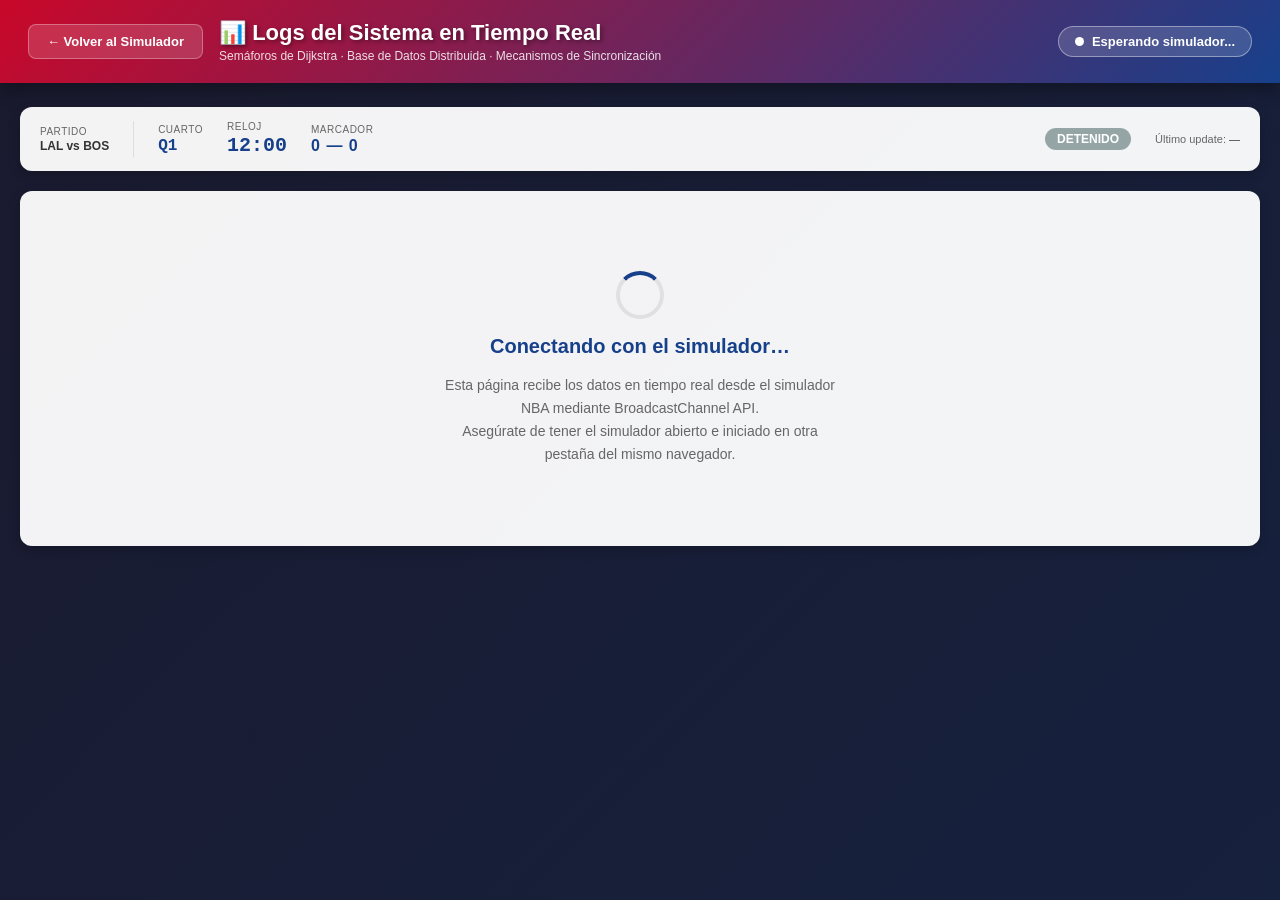
<file: logs.html>
<!DOCTYPE html>
<html lang="es">
<head>
    <meta charset="UTF-8">
    <meta name="viewport" content="width=device-width, initial-scale=1.0">
    <title>Logs del Sistema — NBA RT Statistics</title>
    <link rel="preconnect" href="https://fonts.googleapis.com">
    <link href="https://fonts.googleapis.com/css2?family=Inter:wght@300;400;600;700;800&family=JetBrains+Mono:wght@400;700&display=swap" rel="stylesheet">
    <style>
        * { margin: 0; padding: 0; box-sizing: border-box; }

        body {
            font-family: 'Segoe UI', Tahoma, Geneva, Verdana, sans-serif;
            background: linear-gradient(135deg, #1a1a2e 0%, #16213e 100%);
            min-height: 100vh;
            color: #333;
        }

        /* ── HEADER ─────────────────────────────────────────── */
        .page-header {
            background: linear-gradient(135deg, #c9082a 0%, #17408b 100%);
            padding: 20px 28px;
            display: flex;
            align-items: center;
            justify-content: space-between;
            box-shadow: 0 8px 16px rgba(0,0,0,0.3);
            position: sticky;
            top: 0;
            z-index: 100;
        }

        .header-left {
            display: flex;
            align-items: center;
            gap: 16px;
        }

        .back-btn {
            background: rgba(255,255,255,0.15);
            border: 1px solid rgba(255,255,255,0.3);
            color: #fff;
            padding: 9px 18px;
            border-radius: 8px;
            cursor: pointer;
            font-size: 13px;
            font-weight: 600;
            display: flex;
            align-items: center;
            gap: 6px;
            transition: all .25s;
            text-decoration: none;
        }
        .back-btn:hover {
            background: rgba(255,255,255,0.25);
            transform: translateX(-2px);
        }

        .header-title h1 {
            font-size: 22px;
            font-weight: bold;
            color: #fff;
            text-shadow: 2px 2px 4px rgba(0,0,0,0.4);
        }
        .header-title p {
            font-size: 12px;
            color: rgba(255,255,255,0.85);
            margin-top: 3px;
        }

        /* ── CONNECTION BADGE ───────────────────────────────── */
        .connection-badge {
            display: flex;
            align-items: center;
            gap: 8px;
            padding: 7px 16px;
            border-radius: 20px;
            font-size: 13px;
            font-weight: 600;
            transition: all .4s;
        }
        .badge-live         { background: rgba(76,175,80,.25);  border: 1px solid #4caf50; color: #fff; }
        .badge-waiting      { background: rgba(255,255,255,.15); border: 1px solid rgba(255,255,255,.4); color: #fff; }
        .badge-disconnected { background: rgba(201,8,42,.3);    border: 1px solid #c9082a; color: #fff; }
        .badge-dot {
            width: 9px; height: 9px;
            border-radius: 50%;
            background: currentColor;
        }
        .badge-live .badge-dot { animation: blink 1.2s infinite; }
        @keyframes blink { 0%,100%{ opacity:1; } 50%{ opacity:.3; } }

        /* ── CONTAINER ──────────────────────────────────────── */
        .container {
            max-width: 1600px;
            margin: 0 auto;
            padding: 24px 20px;
            display: flex;
            flex-direction: column;
            gap: 20px;
        }

        /* ── CARD ───────────────────────────────────────────── */
        .card {
            background: rgba(255,255,255,0.95);
            padding: 20px;
            border-radius: 12px;
            box-shadow: 0 4px 12px rgba(0,0,0,0.2);
            color: #333;
        }
        .card h2 {
            font-size: 18px;
            margin-bottom: 15px;
            border-bottom: 3px solid #c9082a;
            padding-bottom: 10px;
            color: #17408b;
        }

        /* ── GAME STATUS BAR ─────────────────────────────────── */
        .game-status-bar {
            display: flex;
            align-items: center;
            gap: 24px;
            padding: 14px 20px;
            background: rgba(255,255,255,0.95);
            border-radius: 12px;
            box-shadow: 0 4px 12px rgba(0,0,0,0.2);
            font-size: 13px;
            color: #333;
        }
        .game-status-bar .gk {
            font-family: 'Courier New', monospace;
            font-size: 20px;
            font-weight: bold;
            color: #17408b;
        }
        .gs { padding: 4px 12px; border-radius: 20px; font-size: 12px; font-weight: 600; display: inline-block; }
        .gs-live    { background: #c9082a; color: #fff; animation: blink 1.5s infinite; }
        .gs-paused  { background: #f39c12; color: #fff; }
        .gs-final   { background: #2c3e50; color: #fff; }
        .gs-stopped { background: #95a5a6; color: #fff; }
        .score-display { font-weight: bold; font-size: 18px; color: #17408b; letter-spacing: 1px; }

        /* ── STATS TABLE ─────────────────────────────────────── */
        .stats-table {
            width: 100%;
            border-collapse: collapse;
            font-size: 13px;
        }
        .stats-table th {
            background: #f5f5f5;
            padding: 10px 8px;
            text-align: left;
            font-weight: 600;
            color: #333;
            border-bottom: 2px solid #ddd;
            position: sticky;
            top: 0;
        }
        .stats-table td {
            padding: 9px 8px;
            border-bottom: 1px solid #eee;
        }
        .stats-table tr:last-child td { border-bottom: none; }
        .stats-table tr:hover td { background: #f9f9f9; }

        /* ── SHARDS GRID ─────────────────────────────────────── */
        .shards-grid {
            display: grid;
            grid-template-columns: repeat(5, 1fr);
            gap: 10px;
            margin-bottom: 16px;
        }
        .db-shard {
            background: #f8f9fa;
            border: 1px solid #e0e0e0;
            border-radius: 10px;
            padding: 12px 10px;
            text-align: center;
            transition: box-shadow .3s;
        }
        .db-shard:hover { box-shadow: 0 4px 12px rgba(156,39,176,0.18); }
        .shard-label  { font-size: 10px; font-weight: 700; letter-spacing: 1px; color: #9c27b0; margin-bottom: 4px; }
        .shard-name   { font-size: 13px; font-weight: 600; color: #333; }
        .shard-tables { font-size: 10px; color: #888; margin: 4px 0; }
        .shard-rows   { font-size: 18px; font-weight: 700; color: #17408b; margin: 4px 0; }
        .shard-badge  { display: inline-block; padding: 2px 8px; border-radius: 10px; font-size: 10px; font-weight: 600; margin-top: 4px; }
        .shard-ok   { background: #e8f5e9; color: #2e7d32; }
        .shard-hot  { background: #ffebee; color: #c62828; animation: blink 1s infinite; }
        .shard-sync { background: #e3f2fd; color: #1565c0; }

        /* ── NODES GRID ──────────────────────────────────────── */
        .nodes-grid {
            display: grid;
            grid-template-columns: repeat(4, 1fr);
            gap: 10px;
            margin-bottom: 16px;
        }
        .node-card {
            border-radius: 10px;
            padding: 14px;
            border: 1px solid #ddd;
        }
        .node-card.primary   { background: linear-gradient(135deg,#fff8e1,#fff3cd); border-color: #f9a825; }
        .node-card.sync-node { background: linear-gradient(135deg,#e8f5e9,#c8e6c9); border-color: #43a047; }
        .node-card.async-node{ background: linear-gradient(135deg,#e3f2fd,#bbdefb); border-color: #1e88e5; }
        .node-card.analytics { background: linear-gradient(135deg,#f3e5f5,#e1bee7); border-color: #8e24aa; }
        .node-card h4    { font-size: 11px; font-weight: 700; margin-bottom: 6px; color: #333; text-transform: uppercase; letter-spacing: .4px; }
        .node-role       { font-size: 13px; font-weight: 700; color: #17408b; }
        .node-stat       { font-size: 12px; color: #555; margin-top: 4px; }
        .node-stat span  { color: #333; font-weight: 600; }

        /* ── METRICS GRID ────────────────────────────────────── */
        .metrics-grid {
            display: grid;
            grid-template-columns: repeat(4, 1fr);
            gap: 8px;
            margin-bottom: 16px;
        }
        .metric-box {
            background: #f8f9fa;
            border: 1px solid #e9ecef;
            border-radius: 8px;
            padding: 10px 14px;
        }
        .metric-box .label { font-size: 10px; color: #666; text-transform: uppercase; letter-spacing: .4px; }
        .metric-box .value { font-size: 20px; font-weight: 700; color: #17408b; margin-top: 2px; }
        .metric-box .value.danger { color: #c9082a; }

        /* ── OP LOG / SYNC LOG ───────────────────────────────── */
        .op-log, .sync-log-box {
            background: #f4f6f8;
            border: 1px solid #ddd;
            border-radius: 8px;
            padding: 12px;
            height: 200px;
            overflow-y: auto;
            font-family: 'Courier New', monospace;
            font-size: 11.5px;
            line-height: 1.65;
            color: #333;
        }
        .sync-log-box { height: 220px; }
        .op-log div, .sync-log-box div { border-bottom: 1px solid #eee; padding: 2px 0; }

        /* ── SYNC GRID ───────────────────────────────────────── */
        .sync-grid { display: grid; grid-template-columns: 1fr 1fr; gap: 16px; }
        .sync-section {
            background: #f8f9fa;
            border: 1px solid #e0e0e0;
            border-radius: 10px;
            padding: 16px;
        }
        .sync-section h3 {
            font-size: 12px;
            color: #17408b;
            text-transform: uppercase;
            letter-spacing: .6px;
            margin-bottom: 12px;
            border-bottom: 2px solid #e0e0e0;
            padding-bottom: 6px;
            font-weight: 700;
        }

        /* 2PC chips */
        .tx-states { display: flex; gap: 6px; margin-bottom: 12px; flex-wrap: wrap; }
        .tx-state {
            display: inline-block;
            padding: 3px 10px;
            border-radius: 10px;
            font-size: 11px;
            font-weight: 700;
            background: #eee;
            color: #888;
            border: 1px solid #ddd;
            transition: all .3s;
        }
        .tx-active {
            background: #fff3e0;
            color: #e65100;
            border-color: #ffcc80;
            box-shadow: 0 0 6px rgba(255,152,0,.35);
            animation: blink 1s infinite;
        }
        .tx-abort { background: #ffebee; color: #b71c1c; border-color: #ef9a9a; }

        /* Locks */
        .lock-row  { display: flex; align-items: center; gap: 8px; padding: 5px 0; border-bottom: 1px solid #eee; font-size: 12px; }
        .lock-name { flex: 1; color: #3949ab; font-weight: 600; }
        .lock-badge{ font-size: 14px; }
        .lock-held { color: #f44336; }
        .lock-free { color: #4caf50; }
        .lock-acq  { font-size: 10px; color: #999; }

        /* CB badges */
        .cb-badges { display: flex; gap: 8px; flex-wrap: wrap; }
        .cb-badge      { padding: 3px 9px; border-radius: 8px; font-size: 11px; font-weight: 700; }
        .cb-closed     { background: #e8f5e9; color: #2e7d32; }
        .cb-open       { background: #ffebee; color: #b71c1c; animation: blink 1s infinite; }
        .cb-half-open  { background: #fff8e1; color: #f57f17; }

        /* Vector clocks */
        .vc-grid { display: grid; grid-template-columns: repeat(4, 1fr); gap: 6px; }
        .vc-cell {
            background: #fff;
            border: 1px solid #e0e0e0;
            border-radius: 6px;
            padding: 6px 8px;
            text-align: center;
            font-family: 'Courier New', monospace;
            font-size: 11px;
            color: #6a1b9a;
        }
        .vc-cell .vc-label { font-size: 10px; color: #999; margin-bottom: 2px; }

        /* Quorum */
        .qrm-nodes { display: flex; gap: 6px; }
        .qrm-node {
            width: 28px; height: 28px;
            border-radius: 6px;
            border: 2px solid #ccc;
            display: flex; align-items: center; justify-content: center;
            font-size: 16px; font-weight: 700;
            color: #ccc;
            background: #fff;
            transition: all .3s;
        }

        /* ── WAITING OVERLAY ─────────────────────────────────── */
        .waiting-overlay {
            display: flex;
            flex-direction: column;
            align-items: center;
            justify-content: center;
            padding: 60px 20px;
            text-align: center;
            gap: 16px;
        }
        .waiting-overlay .spinner {
            width: 48px; height: 48px;
            border: 4px solid #e0e0e0;
            border-top-color: #17408b;
            border-radius: 50%;
            animation: spin 1s linear infinite;
        }
        @keyframes spin { to { transform: rotate(360deg); } }
        .waiting-overlay h3 { font-size: 20px; color: #17408b; }
        .waiting-overlay p  { font-size: 14px; color: #666; max-width: 400px; line-height: 1.65; }

        /* ── DIVIDER LINE ────────────────────────────────────── */
        .stat-divider { width: 1px; height: 36px; background: #ddd; }

        /* ── SCROLLBAR ───────────────────────────────────────── */
        ::-webkit-scrollbar { width: 6px; height: 6px; }
        ::-webkit-scrollbar-track { background: #f0f0f0; }
        ::-webkit-scrollbar-thumb { background: #17408b; border-radius: 3px; }

        /* ── RESPONSIVE ──────────────────────────────────────── */
        @media(max-width:900px) {
            .shards-grid  { grid-template-columns: repeat(3, 1fr); }
            .nodes-grid   { grid-template-columns: repeat(2, 1fr); }
            .metrics-grid { grid-template-columns: repeat(2, 1fr); }
            .sync-grid    { grid-template-columns: 1fr; }
        }
    </style>

</head>
<body>

<!-- ── HEADER ─────────────────────────────────────────────── -->
<header class="page-header">
    <div class="header-left">
        <a href="index.html" class="back-btn">← Volver al Simulador</a>
        <div class="header-title">
            <h1>📊 Logs del Sistema en Tiempo Real</h1>
            <p>Semáforos de Dijkstra · Base de Datos Distribuida · Mecanismos de Sincronización</p>
        </div>
    </div>
    <div id="connectionBadge" class="connection-badge badge-waiting">
        <div class="badge-dot"></div>
        <span id="connectionText">Esperando simulador...</span>
    </div>
</header>

<!-- ── MAIN CONTAINER ────────────────────────────────────── -->
<div class="container" id="mainContent">

    <!-- GAME STATUS BAR -->
    <div class="game-status-bar">
        <div>
            <div style="font-size:10px;color:#666;letter-spacing:.5px;margin-bottom:2px;">PARTIDO</div>
            <div style="font-size:12px;font-weight:600;">LAL vs BOS</div>
        </div>
        <div style="width:1px;height:36px;background:#ddd;"></div>
        <div>
            <div style="font-size:10px;color:#666;letter-spacing:.5px;margin-bottom:2px;">CUARTO</div>
            <div id="lk-quarter" class="gk" style="font-size:16px;">Q1</div>
        </div>
        <div>
            <div style="font-size:10px;color:#666;letter-spacing:.5px;margin-bottom:2px;">RELOJ</div>
            <div id="lk-clock" class="gk">12:00</div>
        </div>
        <div>
            <div style="font-size:10px;color:#666;letter-spacing:.5px;margin-bottom:2px;">MARCADOR</div>
            <div id="lk-score" class="score-display" style="font-size:16px;">0 — 0</div>
        </div>
        <div id="lk-status" style="margin-left:auto;">
            <span class="gs gs-stopped">DETENIDO</span>
        </div>
        <div style="font-size:11px;color:#666;">
            Último update: <span id="lk-lastupdate" style="color:#333;">—</span>
        </div>
    </div>

    <!-- WAITING OVERLAY (visible cuando no hay datos) -->
    <div id="waitingOverlay" class="card">
        <div class="waiting-overlay">
            <div class="spinner"></div>
            <h3>Conectando con el simulador…</h3>
            <p>Esta página recibe los datos en tiempo real desde el simulador NBA mediante BroadcastChannel API.<br>
               Asegúrate de tener el simulador abierto e iniciado en otra pestaña del mismo navegador.</p>
        </div>
    </div>

    <!-- ── SEMAPHORE LOGS ──────────────────────────────────── -->
    <div class="card" id="semCard" style="display:none; border-top:3px solid #17408b;">
        <h2>🚥 Registro de Actividad de Semáforos (Logs)</h2>
        <div style="max-height:300px; overflow-y:auto;">
            <table class="stats-table">
                <thead>
                    <tr>
                        <th>Semáforo</th>
                        <th>Acción / Operación</th>
                        <th>Valor Actual</th>
                        <th>Procesos en Cola</th>
                        <th>Tiempo Reloj</th>
                    </tr>
                </thead>
                <tbody id="semLogsBody">
                    <tr><td colspan="5" style="text-align:center;color:#666;padding:20px;">Sin datos aún...</td></tr>
                </tbody>
            </table>
        </div>
    </div>

    <!-- ── DB MONITOR ─────────────────────────────────────── -->
    <div class="card" id="dbCard" style="display:none; border-top:3px solid #9c27b0;">
        <h2 style="color:#9c27b0;">🗄️ Monitor de Base de Datos Distribuida</h2>

        <!-- Shards -->
        <div class="shards-grid">
            <div class="db-shard">
                <div class="shard-label">SHARD 0</div>
                <div class="shard-name">Catálogo</div>
                <div class="shard-tables">teams · players</div>
                <div class="shard-rows"><span id="lk-s0">0</span> filas</div>
                <div class="shard-badge shard-ok">ESTÁTICO</div>
            </div>
            <div class="db-shard">
                <div class="shard-label">SHARD 1</div>
                <div class="shard-name">Partido</div>
                <div class="shard-tables">games · quarters</div>
                <div class="shard-rows"><span id="lk-s1">0</span> filas</div>
                <div class="shard-badge shard-ok" id="lk-s1-badge">IDLE</div>
            </div>
            <div class="db-shard">
                <div class="shard-label">SHARD 2</div>
                <div class="shard-name">Eventos RT</div>
                <div class="shard-tables">game_events</div>
                <div class="shard-rows"><span id="lk-s2">0</span> filas</div>
                <div class="shard-badge shard-hot" id="lk-s2-badge">IDLE</div>
            </div>
            <div class="db-shard">
                <div class="shard-label">SHARD 3</div>
                <div class="shard-name">Estadísticas</div>
                <div class="shard-tables">player_game_stats</div>
                <div class="shard-rows"><span id="lk-s3">0</span> filas</div>
                <div class="shard-badge shard-sync" id="lk-s3-badge">IDLE</div>
            </div>
            <div class="db-shard">
                <div class="shard-label">SHARD 4</div>
                <div class="shard-name">Analítica IA</div>
                <div class="shard-tables">ai_projections</div>
                <div class="shard-rows"><span id="lk-s4">0</span> filas</div>
                <div class="shard-badge shard-sync" id="lk-s4-badge">IDLE</div>
            </div>
        </div>

        <!-- Nodos -->
        <div class="nodes-grid">
            <div class="node-card primary">
                <h4>⭐ NODO 0 — PRIMARY</h4>
                <div class="node-role" id="lk-n0-status">UP</div>
                <div class="node-stat">Ins/s: <span id="lk-n0-ins">0</span></div>
                <div class="node-stat">WAL: <span id="lk-n0-wal">0</span> páginas</div>
            </div>
            <div class="node-card sync-node">
                <h4>🔄 NODO 1 — SYNC</h4>
                <div class="node-role" id="lk-n1-status">UP</div>
                <div class="node-stat">Lag: <span id="lk-n1-lag">—</span></div>
                <div class="node-stat">Pendientes: <span id="lk-n1-pend">0</span></div>
            </div>
            <div class="node-card async-node">
                <h4>📡 NODO 2 — ASYNC</h4>
                <div class="node-role" id="lk-n2-status">UP</div>
                <div class="node-stat">Lag: <span id="lk-n2-lag">—</span></div>
                <div class="node-stat">Pendientes: <span id="lk-n2-pend">0</span></div>
            </div>
            <div class="node-card analytics">
                <h4>📊 NODO 3 — ANALYTICS</h4>
                <div class="node-role" id="lk-n3-status">UP</div>
                <div class="node-stat">Lag: <span id="lk-n3-lag">—</span></div>
                <div class="node-stat">Batch: <span id="lk-n3-batch">0</span></div>
            </div>
        </div>

        <!-- Métricas globales -->
        <div class="metrics-grid">
            <div class="metric-box"><div class="label">Total INSERTs</div><div class="value" id="lk-tot-ins">0</div></div>
            <div class="metric-box"><div class="label">Total UPDATEs</div><div class="value" id="lk-tot-upd">0</div></div>
            <div class="metric-box"><div class="label">Transacciones Sem.</div><div class="value" id="lk-sem-tx">0</div></div>
            <div class="metric-box"><div class="label">Rows IA</div><div class="value" id="lk-ai-rows">0</div></div>
            <div class="metric-box"><div class="label">Excepciones</div><div class="value" id="lk-exceptions" style="color:#c9082a;">0</div></div>
            <div class="metric-box"><div class="label">Repl. ACKs</div><div class="value" id="lk-repl-ack">0</div></div>
            <div class="metric-box"><div class="label">Repl. Pendientes</div><div class="value" id="lk-repl-pend">0</div></div>
            <div class="metric-box"><div class="label">CRDT Merges</div><div class="value" id="lk-crdt">0</div></div>
        </div>

        <!-- Op Log -->
        <h3 style="font-size:12px;color:#666;text-transform:uppercase;letter-spacing:.5px;margin-bottom:8px;">Log de Operaciones RT</h3>
        <div id="lk-oplog" class="op-log">
            <div style="color:#666;text-align:center;padding:20px;">Sin operaciones registradas aún…</div>
        </div>
    </div>

    <!-- ── SYNC MECHANISMS ────────────────────────────────── -->
    <div class="card" id="syncCard" style="display:none; border-top:3px solid #e91e63;">
        <h2 style="color:#e91e63;">🔐 Mecanismos de Sincronización y Transacciones</h2>

        <div class="sync-grid">

            <!-- 2PC -->
            <div class="sync-section">
                <h3>🔄 2-Phase Commit (2PC)</h3>
                <div class="tx-states">
                    <div id="txs-init"    class="tx-state">IDLE</div>
                    <div id="txs-prepare" class="tx-state">PREPARE</div>
                    <div id="txs-commit"  class="tx-state">COMMIT</div>
                    <div id="txs-abort"   class="tx-state tx-abort">ABORT</div>
                </div>
                <div class="node-stat" style="margin-bottom:4px;">Total TX: <span id="lk-tx-total" style="color:#333;font-weight:600;">0</span></div>
                <div class="node-stat" style="margin-bottom:4px;">En Prepare: <span id="lk-tx-prep" style="color:#e65100;font-weight:600;">0</span></div>
                <div class="node-stat" style="margin-bottom:4px;">Committed: <span id="lk-tx-commit" style="color:#2e7d32;font-weight:600;">0</span></div>
                <div class="node-stat">Aborted: <span id="lk-tx-abort" style="color:#c9082a;font-weight:600;">0</span></div>
            </div>

            <!-- Distributed Locks -->
            <div class="sync-section">
                <h3>🔒 Distributed Locks</h3>
                <div id="lk-locks-panel"></div>
                <div style="display:flex;gap:16px;margin-top:10px;font-size:11px;">
                    <span style="color:#666;">Acq: <strong id="lk-lock-acq" style="color:#2e7d32;">0</strong></span>
                    <span style="color:#666;">Waits: <strong id="lk-lock-wait" style="color:#e65100;">0</strong></span>
                    <span style="color:#666;">Deadlocks: <strong id="lk-deadlocks" style="color:#c9082a;">0</strong></span>
                </div>
            </div>

            <!-- Sagas -->
            <div class="sync-section">
                <h3>⚡ Patrón SAGA</h3>
                <div class="node-stat" style="margin-bottom:5px;">Activas: <span id="lk-sagas-active" style="color:#e65100;font-weight:700;">0</span></div>
                <div class="node-stat" style="margin-bottom:5px;">Completadas: <span id="lk-sagas-done" style="color:#2e7d32;font-weight:700;">0</span></div>
                <div class="node-stat" style="margin-bottom:12px;">Compensaciones: <span id="lk-sagas-comp" style="color:#c9082a;font-weight:700;">0</span></div>
                <h3 style="margin-top:10px;">📬 Transactional Outbox</h3>
                <div class="node-stat" style="margin-bottom:4px;">Pendientes: <span id="lk-ob-pend" style="color:#e65100;font-weight:700;">0</span></div>
                <div class="node-stat" style="margin-bottom:4px;">Entregados: <span id="lk-ob-del" style="color:#2e7d32;font-weight:700;">0</span></div>
                <div class="node-stat">DLQ (Dead Letter): <span id="lk-dlq" style="color:#c9082a;font-weight:700;">0</span></div>
            </div>

            <!-- Circuit Breakers -->
            <div class="sync-section">
                <h3>🔌 Circuit Breakers</h3>
                <div class="cb-badges" id="lk-cb-badges">
                    <div class="cb-badge cb-closed">N0 CLOSED</div>
                    <div class="cb-badge cb-closed">N1 CLOSED</div>
                    <div class="cb-badge cb-closed">N2 CLOSED</div>
                    <div class="cb-badge cb-closed">N3 CLOSED</div>
                </div>
                <div style="font-size:11px;color:#666;margin-top:10px;">
                    Total aperturas: <strong id="lk-cb-opens" style="color:#c9082a;">0</strong>
                </div>
            </div>

            <!-- Vector Clocks -->
            <div class="sync-section">
                <h3>🕐 Vector Clocks</h3>
                <div class="vc-grid" id="lk-vc-grid">
                    <div class="vc-cell"><div class="vc-label">N0</div><span id="lk-vc0">0,0,0,0</span></div>
                    <div class="vc-cell"><div class="vc-label">N1</div><span id="lk-vc1">0,0,0,0</span></div>
                    <div class="vc-cell"><div class="vc-label">N2</div><span id="lk-vc2">0,0,0,0</span></div>
                    <div class="vc-cell"><div class="vc-label">N3</div><span id="lk-vc3">0,0,0,0</span></div>
                </div>
                <div style="font-size:11px;color:#666;margin-top:10px;display:flex;gap:16px;">
                    <span>Eventos: <strong id="lk-vc-ev" style="color:#1565c0;">0</strong></span>
                    <span>Conflictos: <strong id="lk-vc-conf" style="color:#c9082a;">0</strong></span>
                </div>
            </div>

            <!-- Quorum -->
            <div class="sync-section">
                <h3>🗳️ Quórum (N=4, W=3)</h3>
                <div class="node-stat" style="margin-bottom:6px;">Escrituras: <span id="lk-qrm-w" style="color:#333;font-weight:700;">0</span></div>
                <div class="node-stat" style="margin-bottom:6px;">OK: <span id="lk-qrm-ok" style="color:#2e7d32;font-weight:700;">0</span></div>
                <div class="node-stat" style="margin-bottom:10px;">Fallidas: <span id="lk-qrm-fail" style="color:#c9082a;font-weight:700;">0</span></div>
                <div style="font-size:10px;color:#666;margin-bottom:5px;">ACKs última escritura:</div>
                <div class="qrm-nodes" id="lk-qrm-nodes">
                    <div class="qrm-node" id="lk-qrm0">□</div>
                    <div class="qrm-node" id="lk-qrm1">□</div>
                    <div class="qrm-node" id="lk-qrm2">□</div>
                    <div class="qrm-node" id="lk-qrm3">□</div>
                </div>
                <div style="font-size:11px;color:#666;margin-top:8px;">Total ACKs: <strong id="lk-qrm-acks" style="color:#1565c0;">0</strong></div>
            </div>

        </div><!-- /sync-grid -->

        <!-- Sync Log -->
        <h3 style="font-size:12px;color:#666;text-transform:uppercase;letter-spacing:.5px;margin-top:20px;margin-bottom:8px;">Log de Sincronización / Transacciones</h3>
        <div id="lk-synclog" class="sync-log-box">
            <div style="color:#666;text-align:center;padding:20px;">Sin logs de sincronización aún…</div>
        </div>
    </div>

</div><!-- /container -->

<script>
    // ── BROADCAST CHANNEL RECEIVER ───────────────────────────────────────────
    const channel = new BroadcastChannel('nba_logs_channel');
    let lastMsgTs = 0;
    let connected = false;

    // Watchdog: si no llegó ningún mensaje en 3 segundos → desconectado
    const watchdog = setInterval(() => {
        if (Date.now() - lastMsgTs > 3000 && connected) {
            setBadge('disconnected', 'Sin señal del simulador');
        }
    }, 1000);

    function setBadge(state, text) {
        const badge = document.getElementById('connectionBadge');
        const label = document.getElementById('connectionText');
        badge.className = 'connection-badge badge-' + state;
        label.textContent = text;
        connected = (state === 'live');
    }

    channel.onmessage = function(ev) {
        if (ev.data.type !== 'STATE_UPDATE') return;

        lastMsgTs = Date.now();
        setBadge('live', '🔴 En vivo');

        // Show panels, hide overlay
        document.getElementById('waitingOverlay').style.display = 'none';
        document.getElementById('semCard').style.display  = '';
        document.getElementById('dbCard').style.display   = '';
        document.getElementById('syncCard').style.display = '';

        const { semLogs, db, sync, game } = ev.data;

        renderGameBar(game);
        renderSemLogs(semLogs);
        renderDB(db, game);
        renderSync(sync);
    };

    // ── GAME STATUS BAR ──────────────────────────────────────────────────────
    function renderGameBar(game) {
        const min = Math.floor((game.clockMs || 0) / 60000);
        const sec = Math.floor(((game.clockMs || 0) % 60000) / 1000);
        setText('lk-quarter', 'Q' + (game.quarter || 1));
        setText('lk-clock', min + ':' + String(sec).padStart(2, '0'));
        setText('lk-score', (game.score?.home || 0) + ' — ' + (game.score?.away || 0));
        setText('lk-lastupdate', new Date().toLocaleTimeString());

        const statusEl = document.getElementById('lk-status');
        const s = game.gameState;
        const map = { playing:'gs-live', paused:'gs-paused', final:'gs-final' };
        const labels = { playing:'🔴 EN VIVO', paused:'⏸ PAUSADO', final:'✅ FINAL' };
        statusEl.innerHTML = `<span class="gs ${map[s] || 'gs-stopped'}">${labels[s] || 'DETENIDO'}</span>`;
    }

    // ── SEMAPHORE LOGS ───────────────────────────────────────────────────────
    function renderSemLogs(logs) {
        const tbody = document.getElementById('semLogsBody');
        if (!logs || logs.length === 0) {
            tbody.innerHTML = '<tr><td colspan="5" style="text-align:center;color:#666;padding:20px;">Sin operaciones registradas…</td></tr>';
            return;
        }
        tbody.innerHTML = logs.map(log => {
            const min = Math.floor((log.time || 0) / 60000);
            const sec = Math.floor(((log.time || 0) % 60000) / 1000);
            const clock = log.time > 0 ? `Q${log.quarter || 1} ${min}:${String(sec).padStart(2,'0')}` : '0:00';
            let opStyle = 'color:#666;';
            if (log.op && log.op.includes('Wait'))   opStyle = 'color:#c9082a;font-weight:700;';
            if (log.op && log.op.includes('Signal')) opStyle = 'color:#2e7d32;font-weight:700;';
            return `<tr>
                <td><strong>${log.id || ''}</strong></td>
                <td style="${opStyle}">${log.op || ''}</td>
                <td>${log.val ?? ''}</td>
                <td>${log.qLen > 0 ? `<span style="color:#c9082a;font-weight:700;">${log.qLen}</span>` : '0'}</td>
                <td style="color:#666;font-size:11px;">${clock}</td>
            </tr>`;
        }).join('');
    }

    // ── DB MONITOR ───────────────────────────────────────────────────────────
    function renderDB(db, game) {
        const isPlaying = game.gameState === 'playing';

        // Shards
        for (let i = 0; i <= 4; i++) {
            setText(`lk-s${i}`, (db.shards[i] || 0).toLocaleString());
        }
        const s2badge = document.getElementById('lk-s2-badge');
        if (s2badge) { s2badge.textContent = isPlaying ? 'ACTIVO ●' : 'IDLE'; s2badge.className = 'shard-badge ' + (isPlaying ? 'shard-hot' : 'shard-ok'); }
        ['lk-s1-badge','lk-s3-badge','lk-s4-badge'].forEach(id => {
            const el = document.getElementById(id);
            if (!el) return;
            el.textContent = isPlaying ? 'SYNC ●' : 'IDLE';
            el.className = 'shard-badge ' + (isPlaying ? 'shard-sync' : 'shard-ok');
        });

        // Nodes
        const n = db.nodes || [];
        if (n[0]) { setText('lk-n0-ins', n[0].insPerSec || 0); setText('lk-n0-wal', n[0].walPages || 0); setNodeStatus('lk-n0-status', n[0].status); }
        if (n[1]) { setText('lk-n1-lag', (n[1].lag || 0) + 'ms'); setText('lk-n1-pend', n[1].pending || 0); setNodeStatus('lk-n1-status', n[1].status); }
        if (n[2]) { setText('lk-n2-lag', (n[2].lag || 0) + 'ms'); setText('lk-n2-pend', n[2].pending || 0); setNodeStatus('lk-n2-status', n[2].status); }
        if (n[3]) { setText('lk-n3-lag', (n[3].lag || 0) + 'ms'); setText('lk-n3-batch', n[3].batch || 0); setNodeStatus('lk-n3-status', n[3].status); }

        // Metrics
        setText('lk-tot-ins',    (db.totalInserts || 0).toLocaleString());
        setText('lk-tot-upd',    (db.totalUpdates || 0).toLocaleString());
        setText('lk-sem-tx',     (db.semTx || 0).toLocaleString());
        setText('lk-ai-rows',    (db.aiRows || 0).toLocaleString());
        setText('lk-exceptions', (db.exceptionRows || 0).toLocaleString());
        setText('lk-repl-ack',   (db.replAck || 0).toLocaleString());
        setText('lk-repl-pend',  (db.replPending || 0).toLocaleString());
        setText('lk-crdt',       (db.crdtMerges || 0).toLocaleString());

        // Op Log
        const logEl = document.getElementById('lk-oplog');
        if (logEl && db.opLog && db.opLog.length > 0) {
            logEl.innerHTML = db.opLog.map(e =>
                `<div><span style="color:${e.color||'#aaa'};font-weight:700;">[${e.op}]</span> ` +
                `<span style="color:#666;">${e.node}</span> ` +
                `<span>${e.msg}</span>` +
                `<span style="color:#666;float:right;">${e.ts}</span></div>`
            ).join('');
        }
    }

    // ── SYNC MECHANISMS ──────────────────────────────────────────────────────
    function renderSync(s) {
        // 2PC
        setText('lk-tx-total',  s.tx.total);
        setText('lk-tx-prep',   s.tx.prepare);
        setText('lk-tx-commit', s.tx.committed);
        setText('lk-tx-abort',  s.tx.aborted);
        ['init','prepare','commit','abort'].forEach(state => {
            const el = document.getElementById('txs-' + state);
            if (!el) return;
            el.className = 'tx-state' + (state === 'abort' ? ' tx-abort' : '');
        });
        const phaseMap = { idle:'init', prepare:'prepare', prepared:'prepare', commit:'commit', committed:'commit', abort:'abort', aborted:'abort' };
        const activeId = 'txs-' + (phaseMap[s.tx.currentPhase.toLowerCase()] || 'init');
        const activeEl = document.getElementById(activeId);
        if (activeEl) activeEl.className = 'tx-state tx-active';

        // Locks
        const lockNames = { score:'score', statsLAL:'stats:LAL', statsBOS:'stats:BOS', queue:'queue', possession:'posesión' };
        let lockHtml = '';
        for (const [key, lk] of Object.entries(s.locks || {})) {
            lockHtml += `<div class="lock-row">
                <span class="lock-name">${lockNames[key] || key}</span>
                <span class="lock-badge ${lk.held ? 'lock-held' : 'lock-free'}">${lk.held ? '🔒' : '🔓'}</span>
                <span class="lock-acq">${lk.acq || 0} acq</span>
            </div>`;
        }
        setText2('lk-locks-panel', lockHtml);
        setText('lk-lock-acq',  s.lockAcqTotal || 0);
        setText('lk-lock-wait', s.lockWaitTotal || 0);
        setText('lk-deadlocks', s.deadlocks || 0);

        // Sagas & Outbox
        setText('lk-sagas-active', s.sagas.active);
        setText('lk-sagas-done',   s.sagas.done);
        setText('lk-sagas-comp',   s.sagas.compensated);
        setText('lk-ob-pend', s.outbox.pending);
        setText('lk-ob-del',  s.outbox.delivered);
        setText('lk-dlq',     s.outbox.dlq);

        // Circuit Breakers
        const cbContainer = document.getElementById('lk-cb-badges');
        if (cbContainer && s.cb) {
            cbContainer.innerHTML = s.cb.map((cb, i) => {
                const cls = { CLOSED:'cb-closed', OPEN:'cb-open', HALF_OPEN:'cb-half-open' }[cb.state] || 'cb-closed';
                return `<div class="cb-badge ${cls}">N${i} ${cb.state} <span style="font-size:10px;opacity:.7;">(${cb.failures}f)</span></div>`;
            }).join('');
        }
        setText('lk-cb-opens', s.cbTotalOpens || 0);

        // Vector Clocks
        (s.vc || []).forEach((vc, i) => setText('lk-vc' + i, vc.join(',')));
        setText('lk-vc-ev',   s.vcEvents || 0);
        setText('lk-vc-conf', s.vcConflicts || 0);

        // Quorum
        setText('lk-qrm-w',    s.qrm.writes);
        setText('lk-qrm-ok',   s.qrm.ok);
        setText('lk-qrm-fail', s.qrm.failed);
        setText('lk-qrm-acks', s.qrm.totalAcks);
        (s.qrm.lastAcks || []).forEach((acked, i) => {
            const el = document.getElementById('lk-qrm' + i);
            if (!el) return;
            el.textContent = acked ? '■' : '□';
            el.style.color = acked ? 'var(--green)' : '#666';
            el.style.borderColor = acked ? 'var(--green)' : '#ddd';
        });

        // Sync log
        const slEl = document.getElementById('lk-synclog');
        if (slEl && s.syncLog && s.syncLog.length > 0) {
            slEl.innerHTML = s.syncLog.map(e =>
                `<div><span style="color:${e.color};font-weight:700;">[${e.subsys}]</span> ` +
                `<span style="color:#666;">${e.ts}</span> ` +
                `<span style="color:#333;">${e.msg}</span></div>`
            ).join('');
        }
    }

    // ── HELPERS ──────────────────────────────────────────────────────────────
    function setText(id, val) {
        const el = document.getElementById(id);
        if (el) el.textContent = val;
    }
    function setText2(id, html) {
        const el = document.getElementById(id);
        if (el) el.innerHTML = html;
    }
    function setNodeStatus(id, status) {
        const el = document.getElementById(id);
        if (!el) return;
        el.textContent = status || 'UP';
        el.style.color = status === 'UP' ? '#2e7d32' : status === 'DEGRADED' ? '#e65100' : '#c9082a';
    }
</script>

</body>
</html>
</file>
